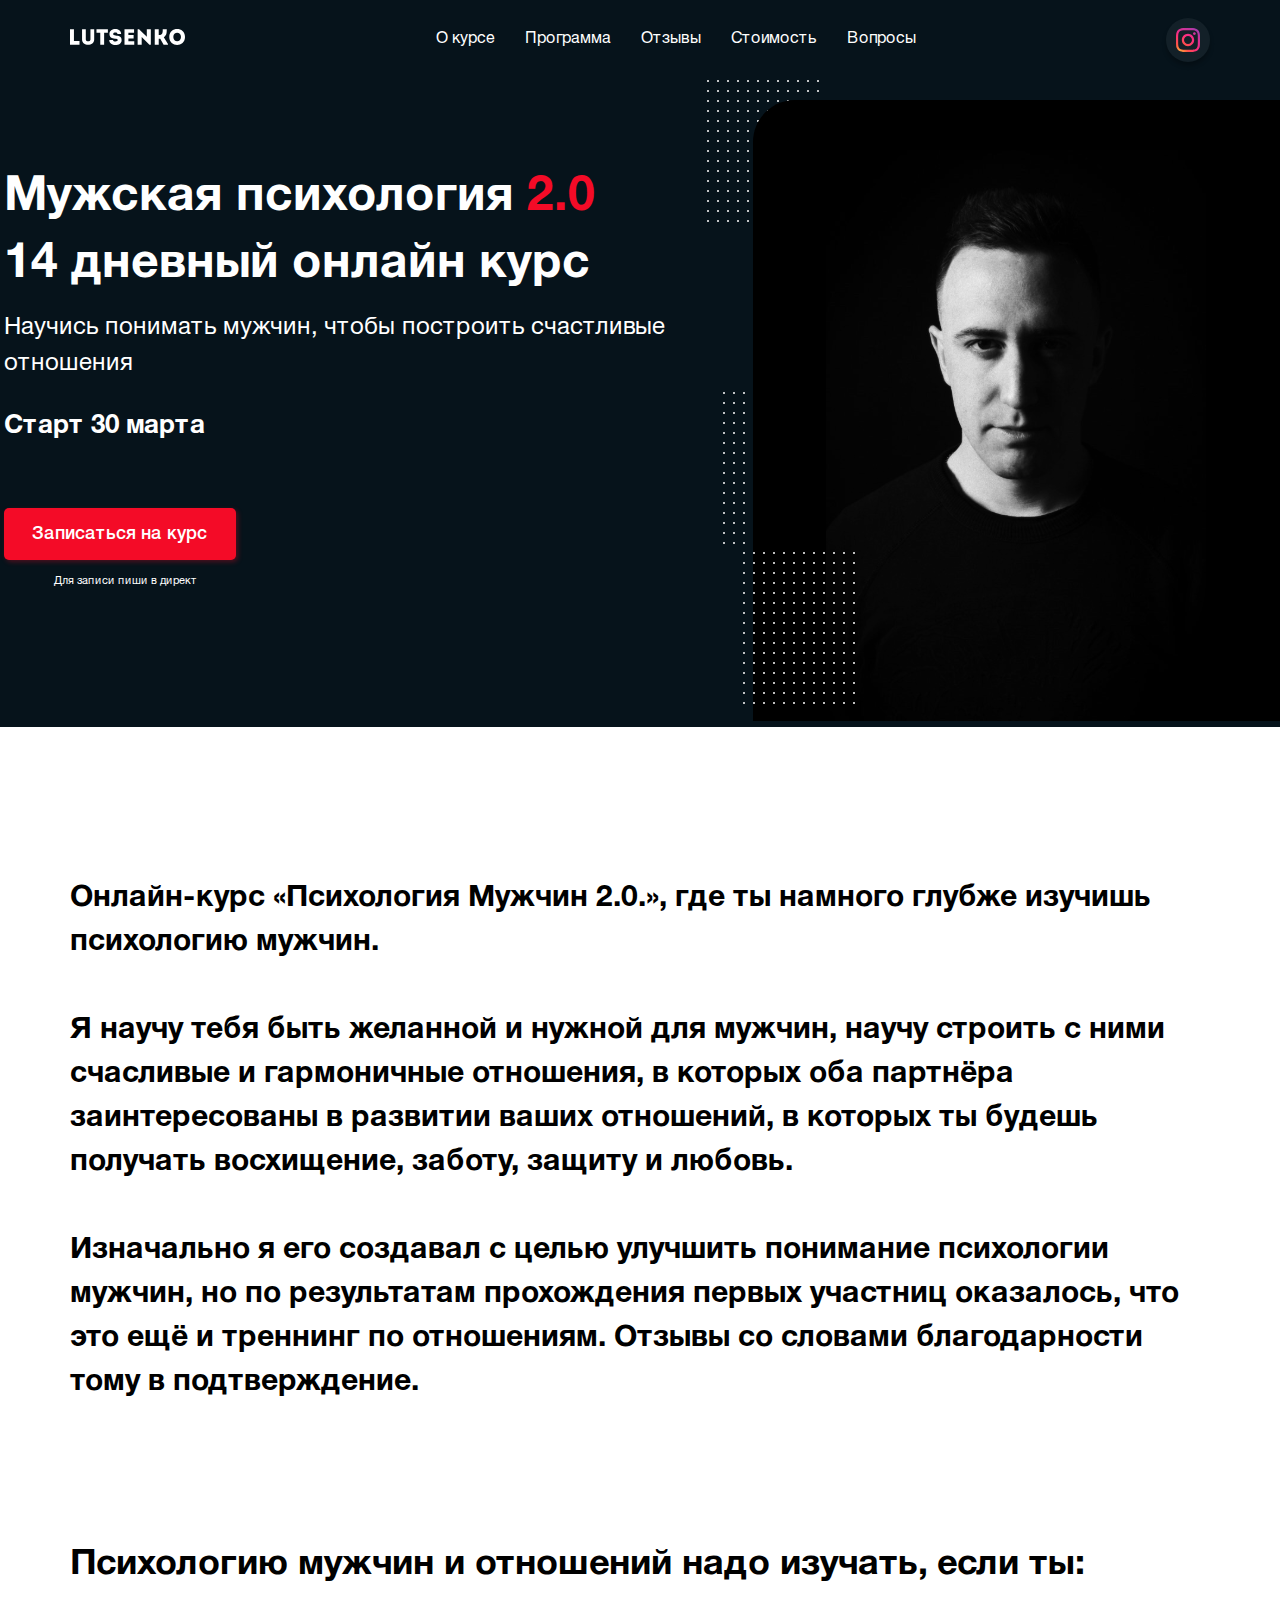
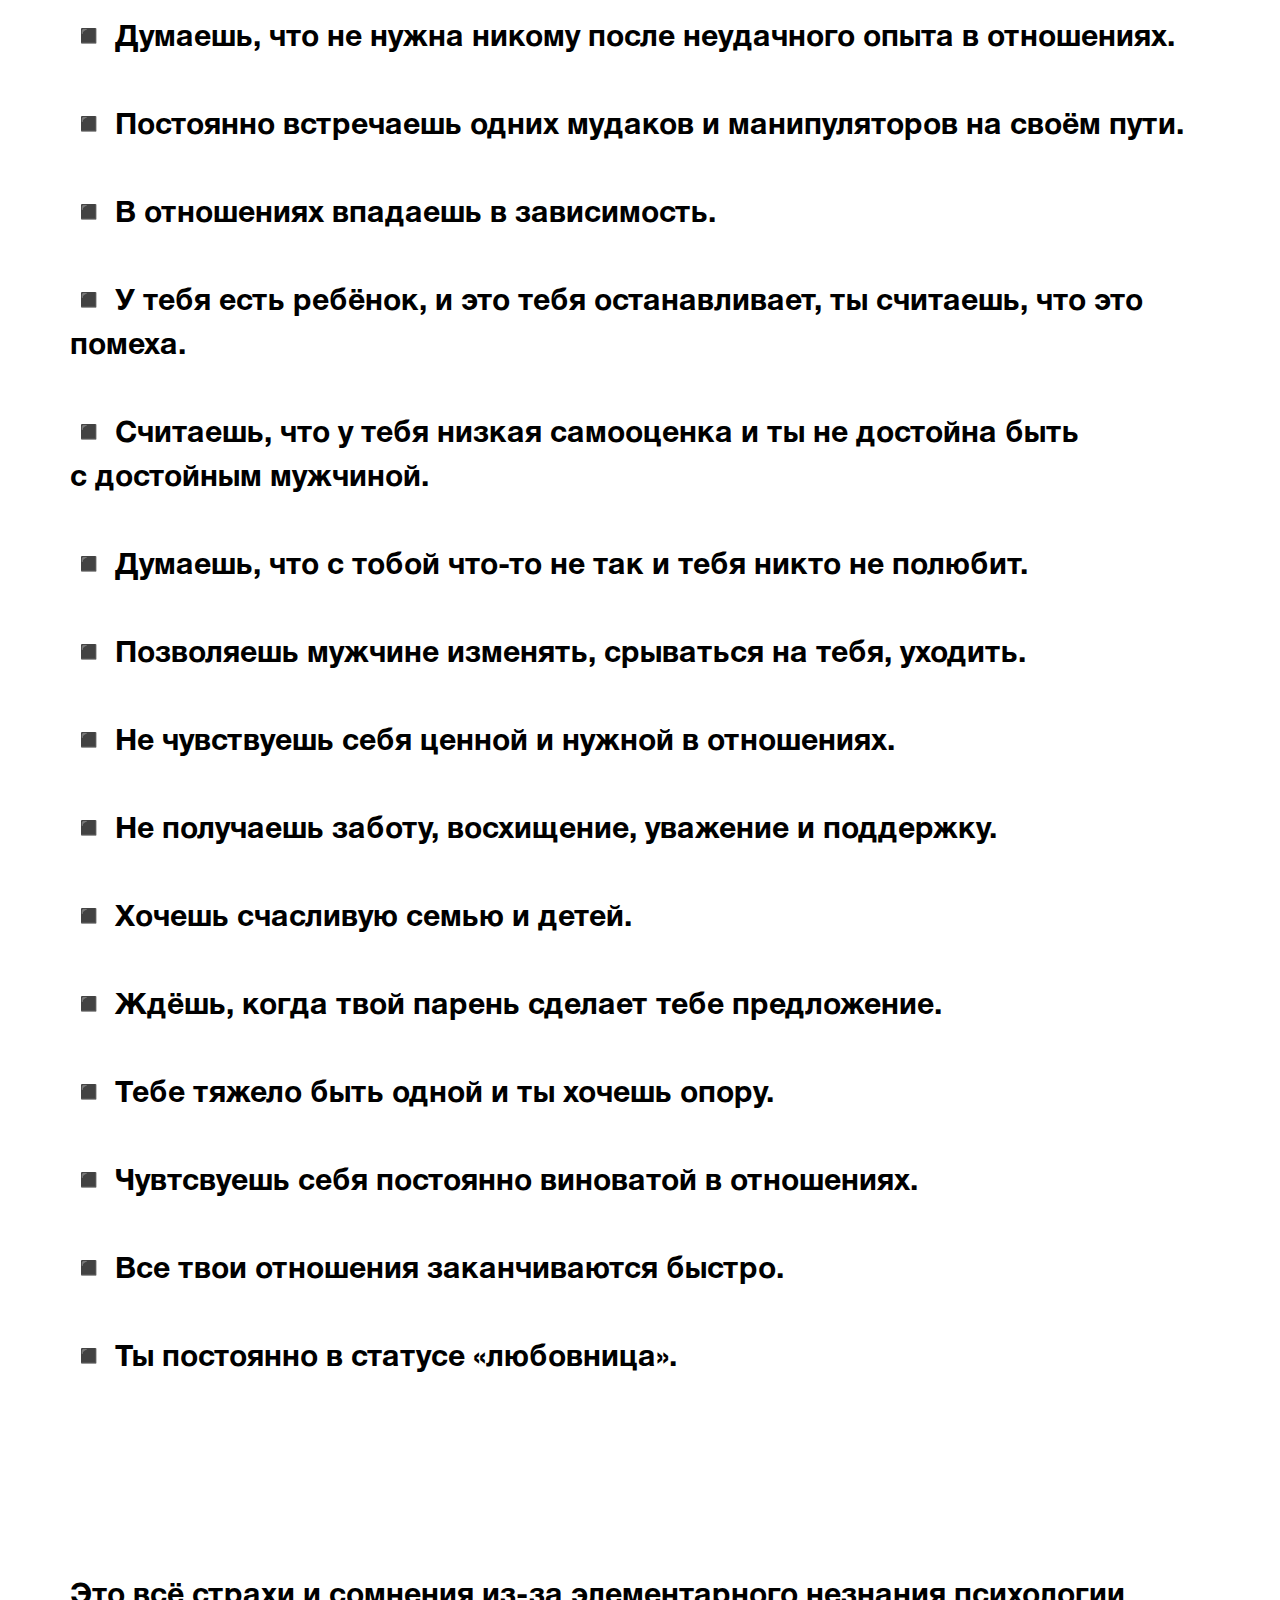
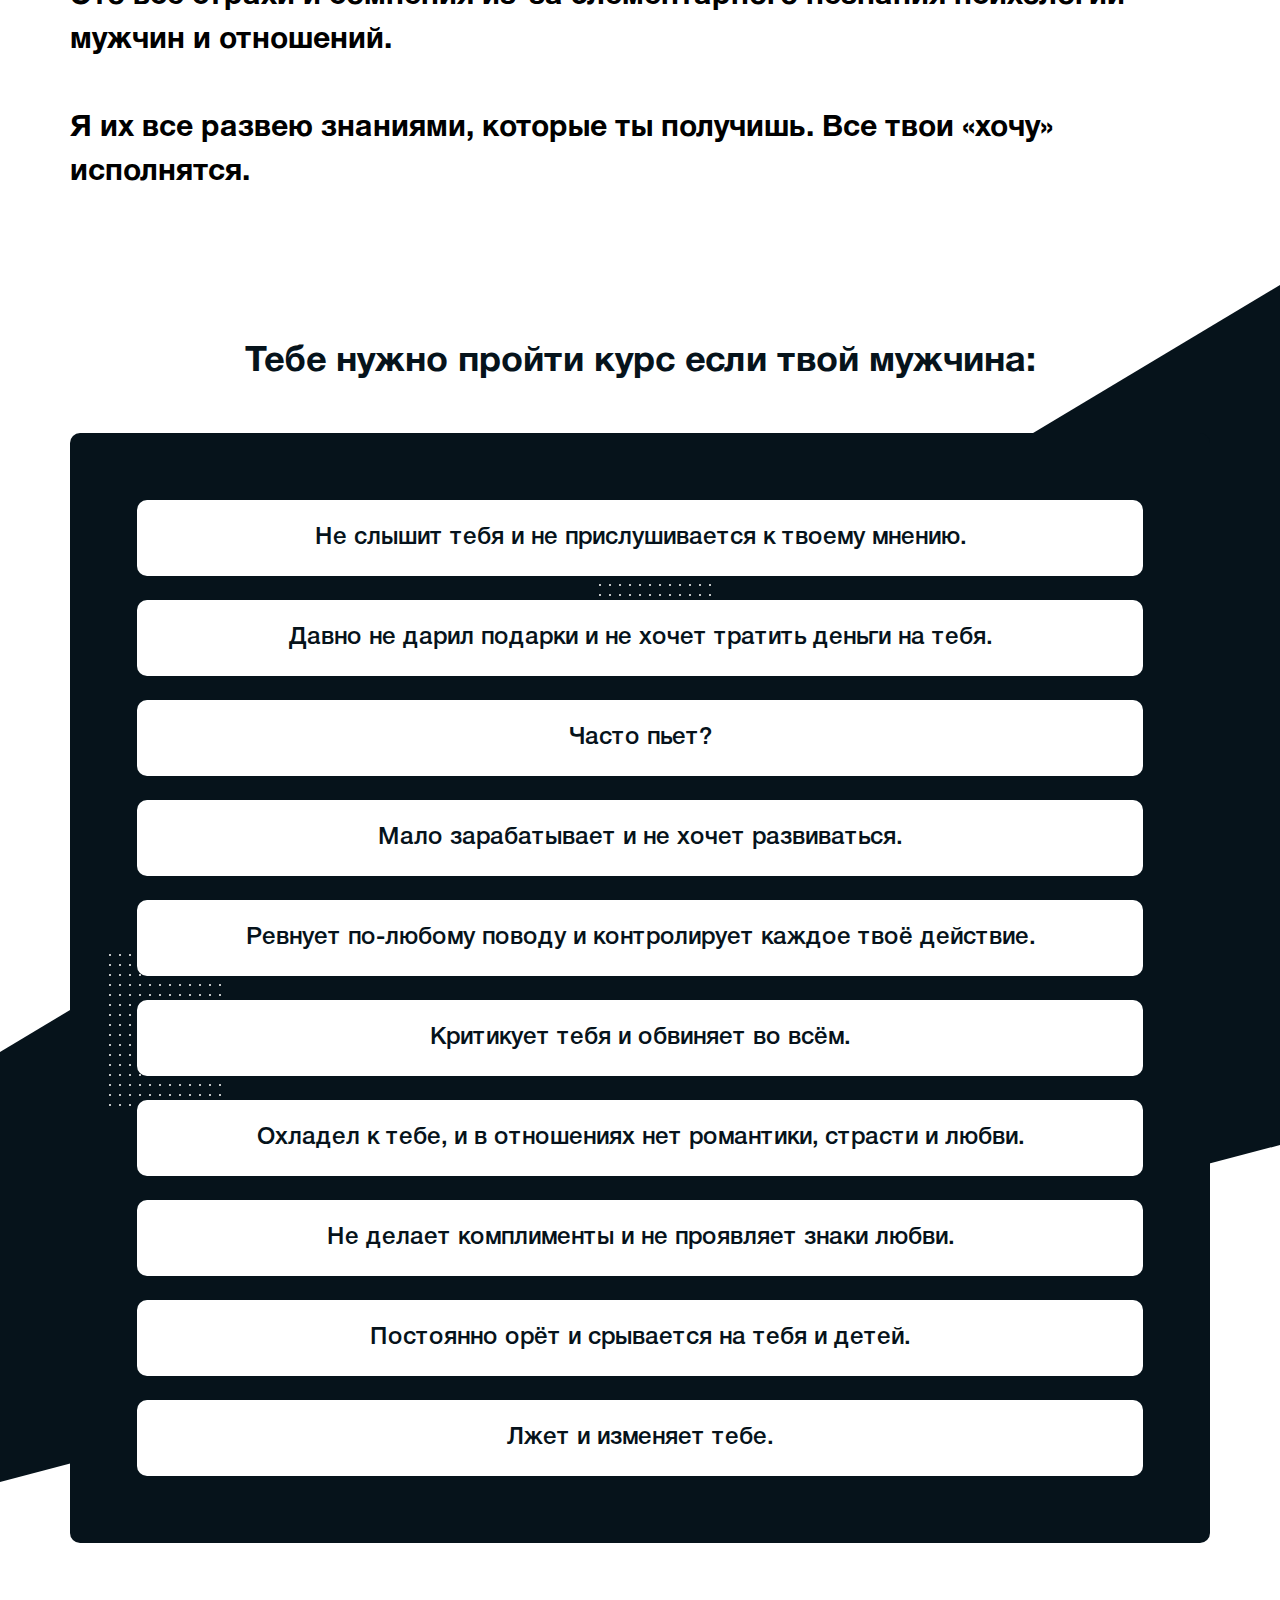
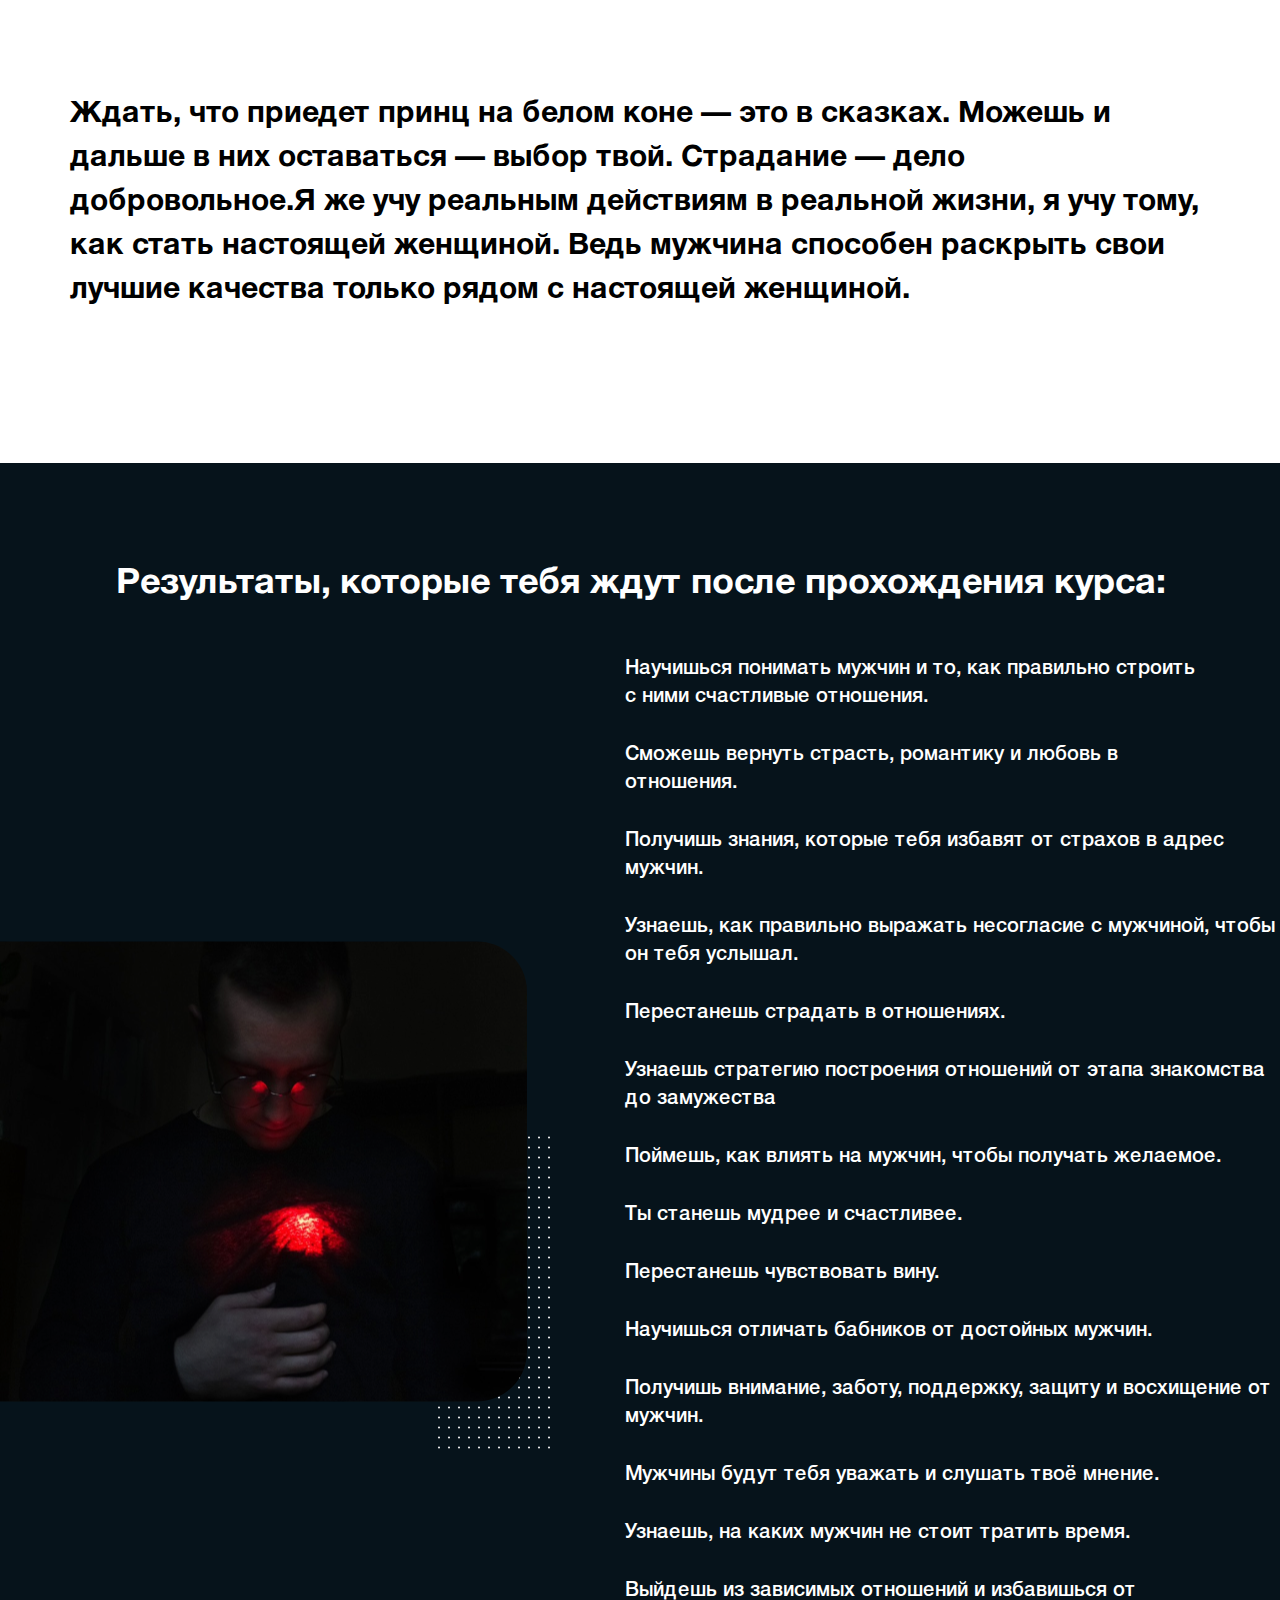
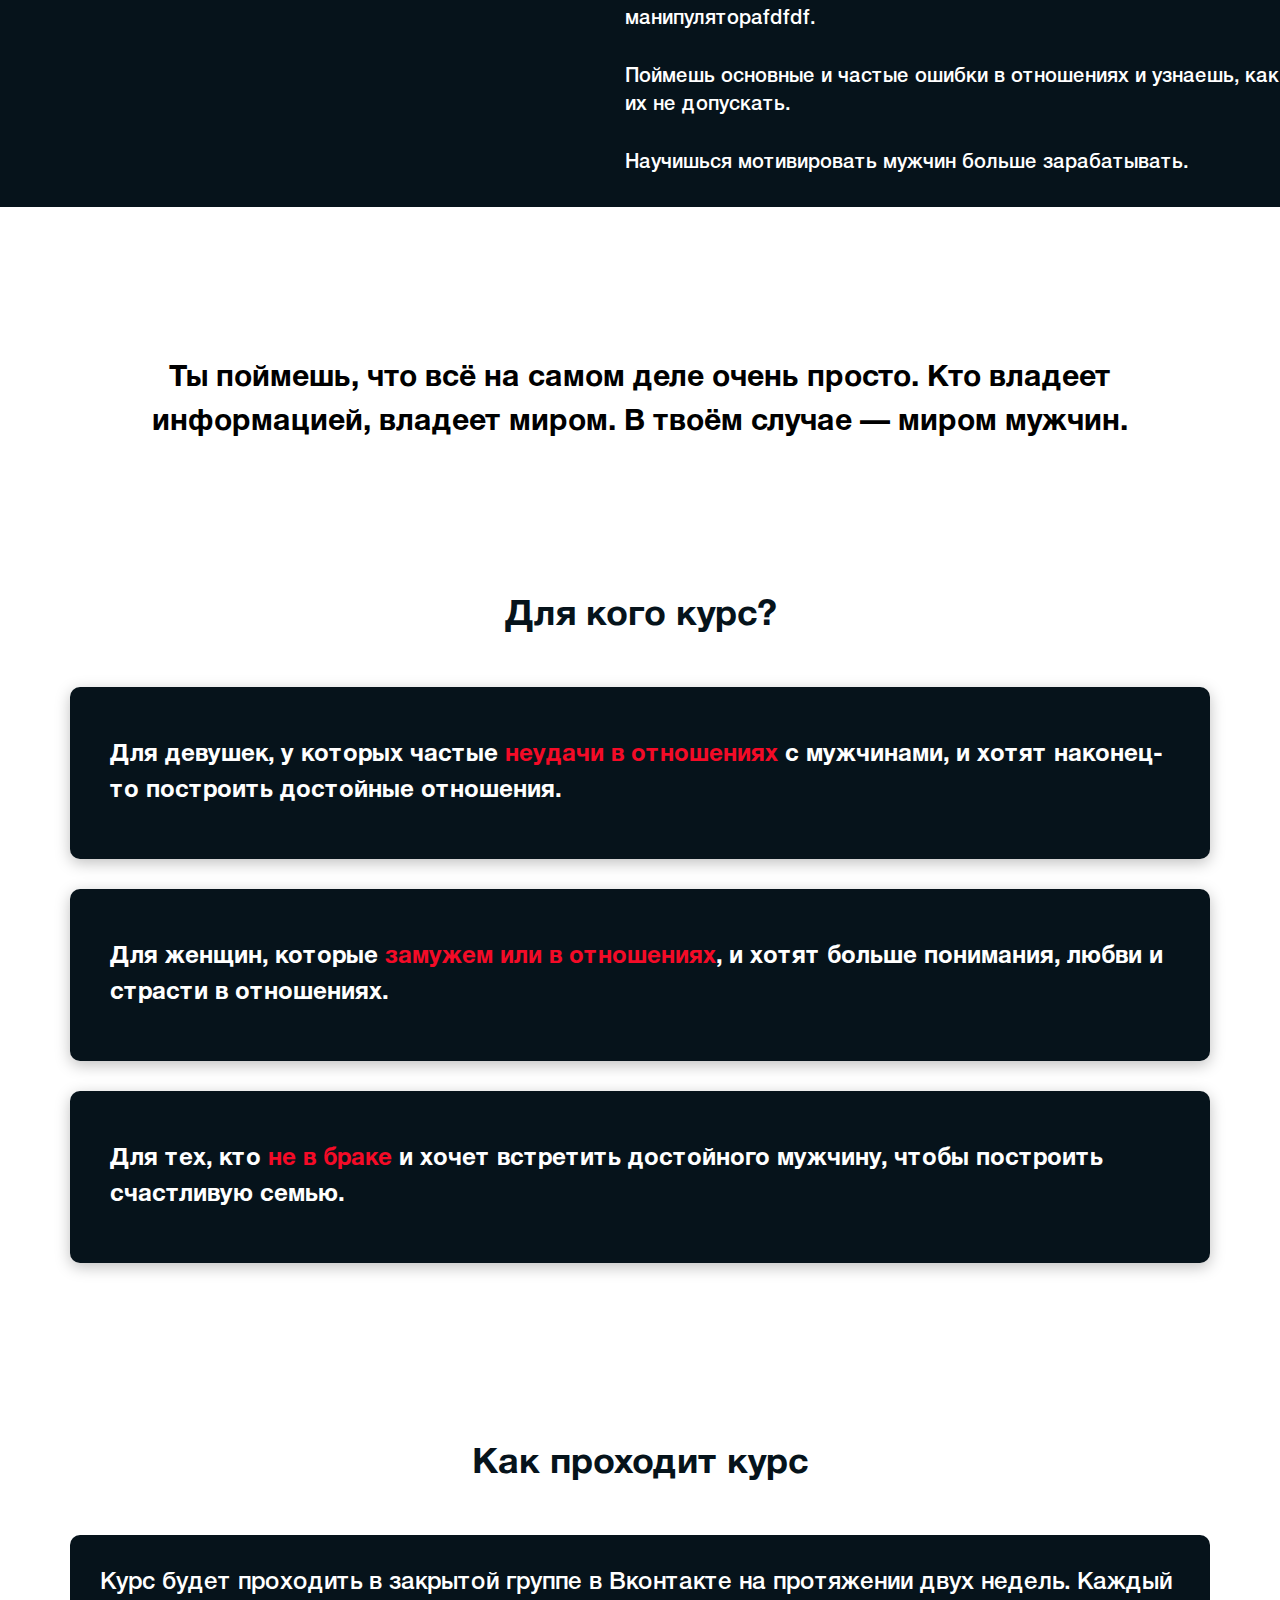
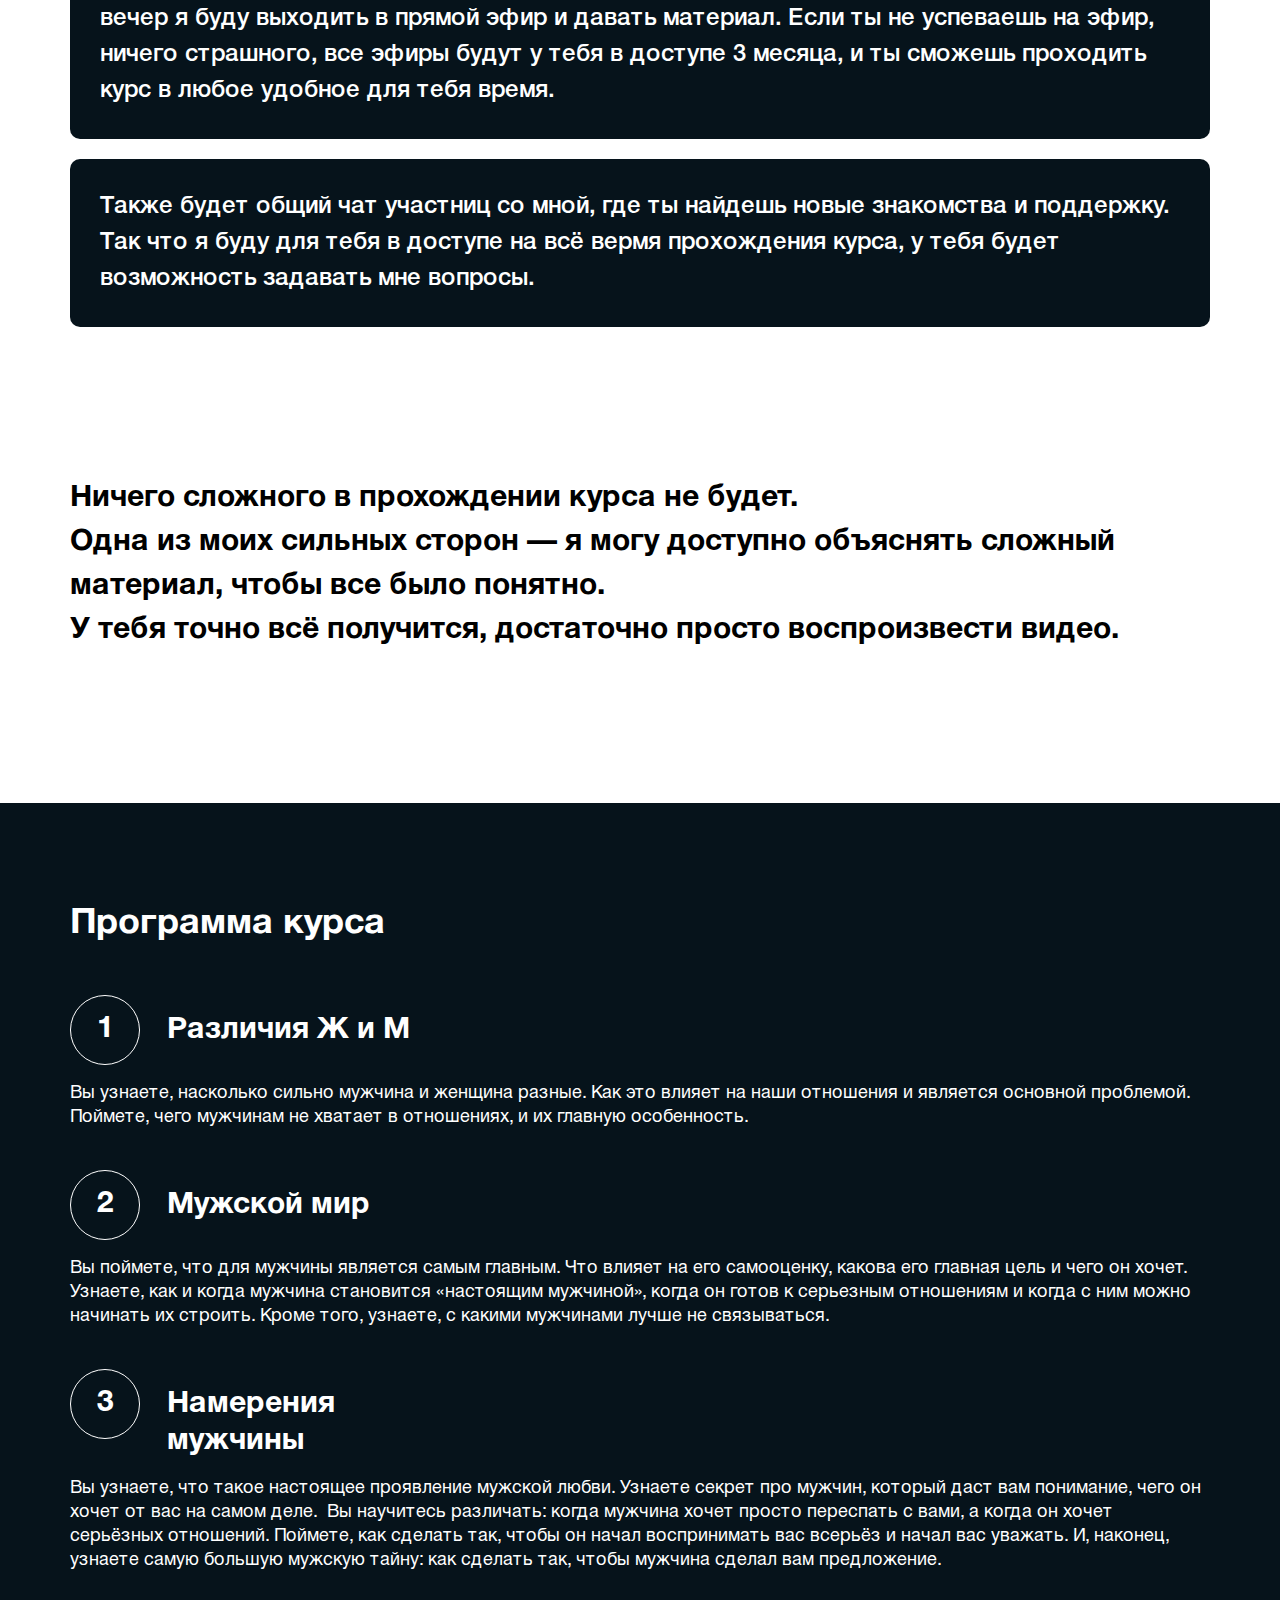
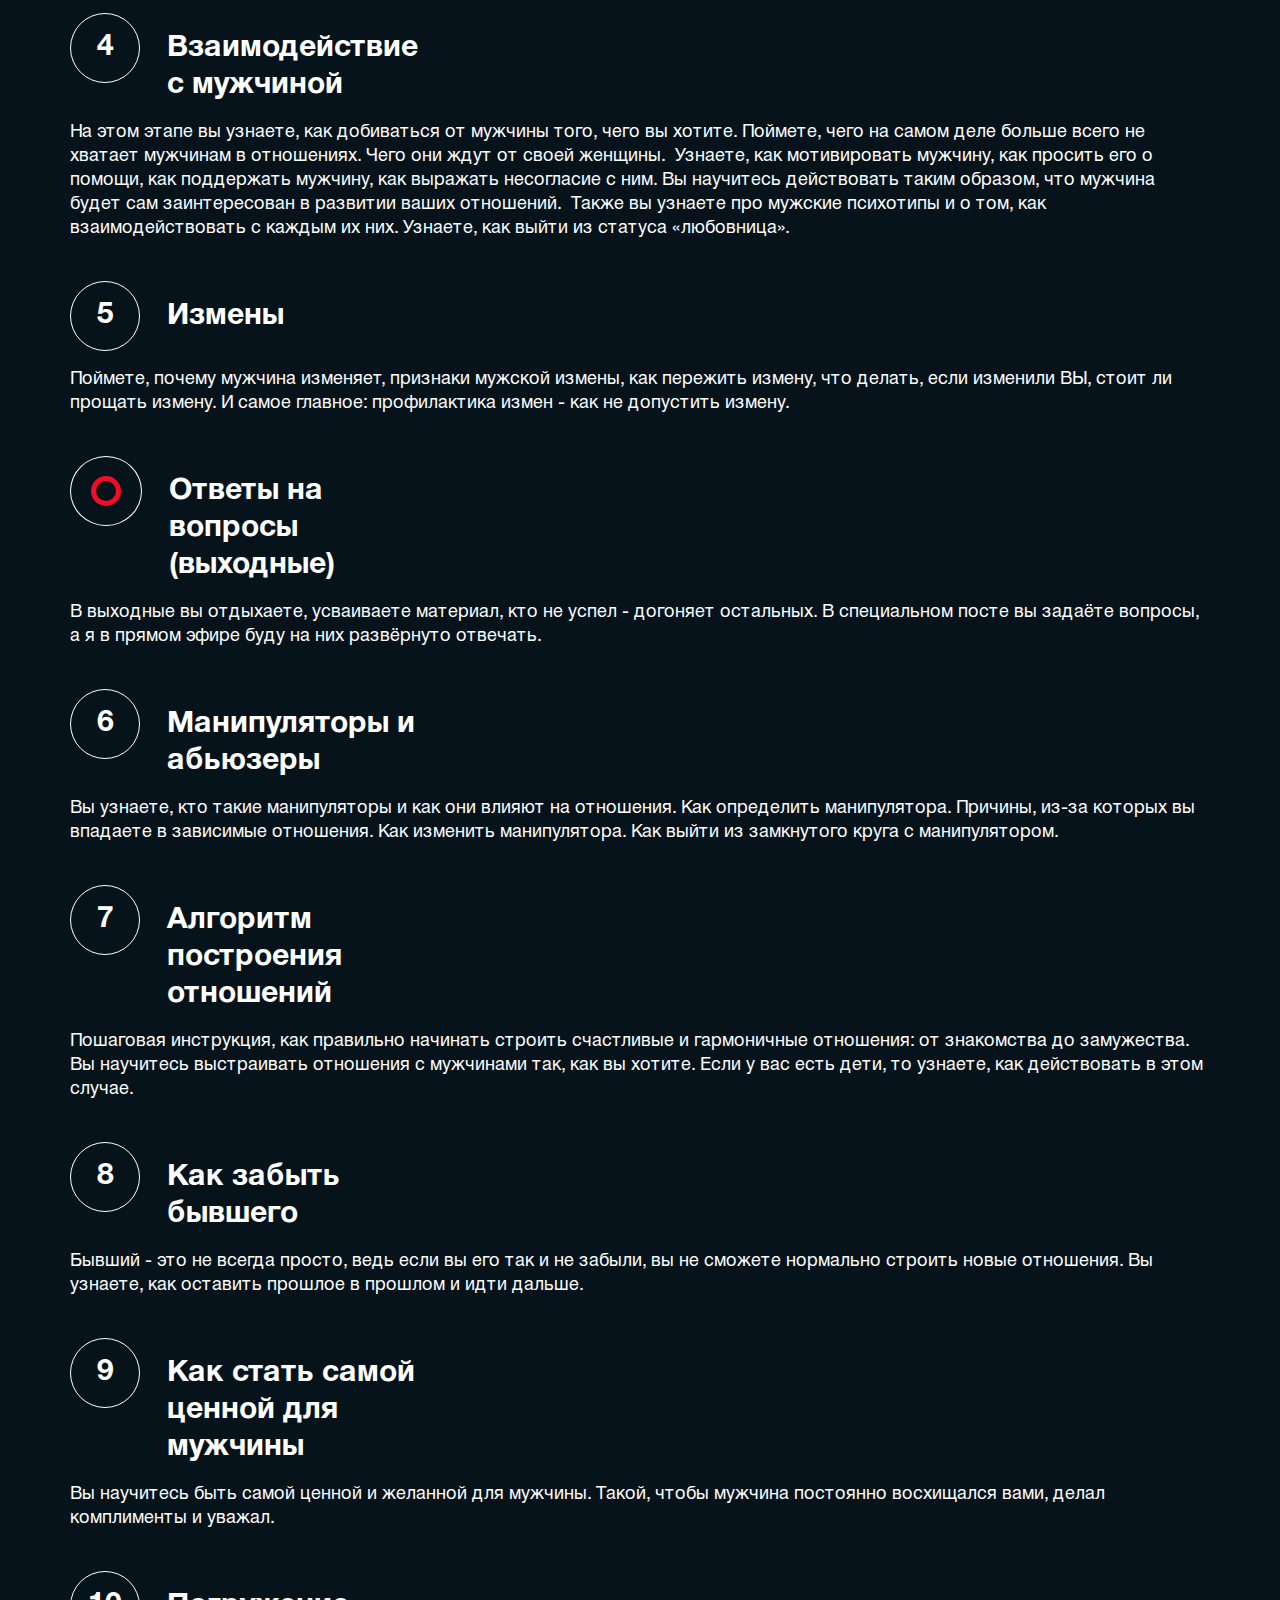
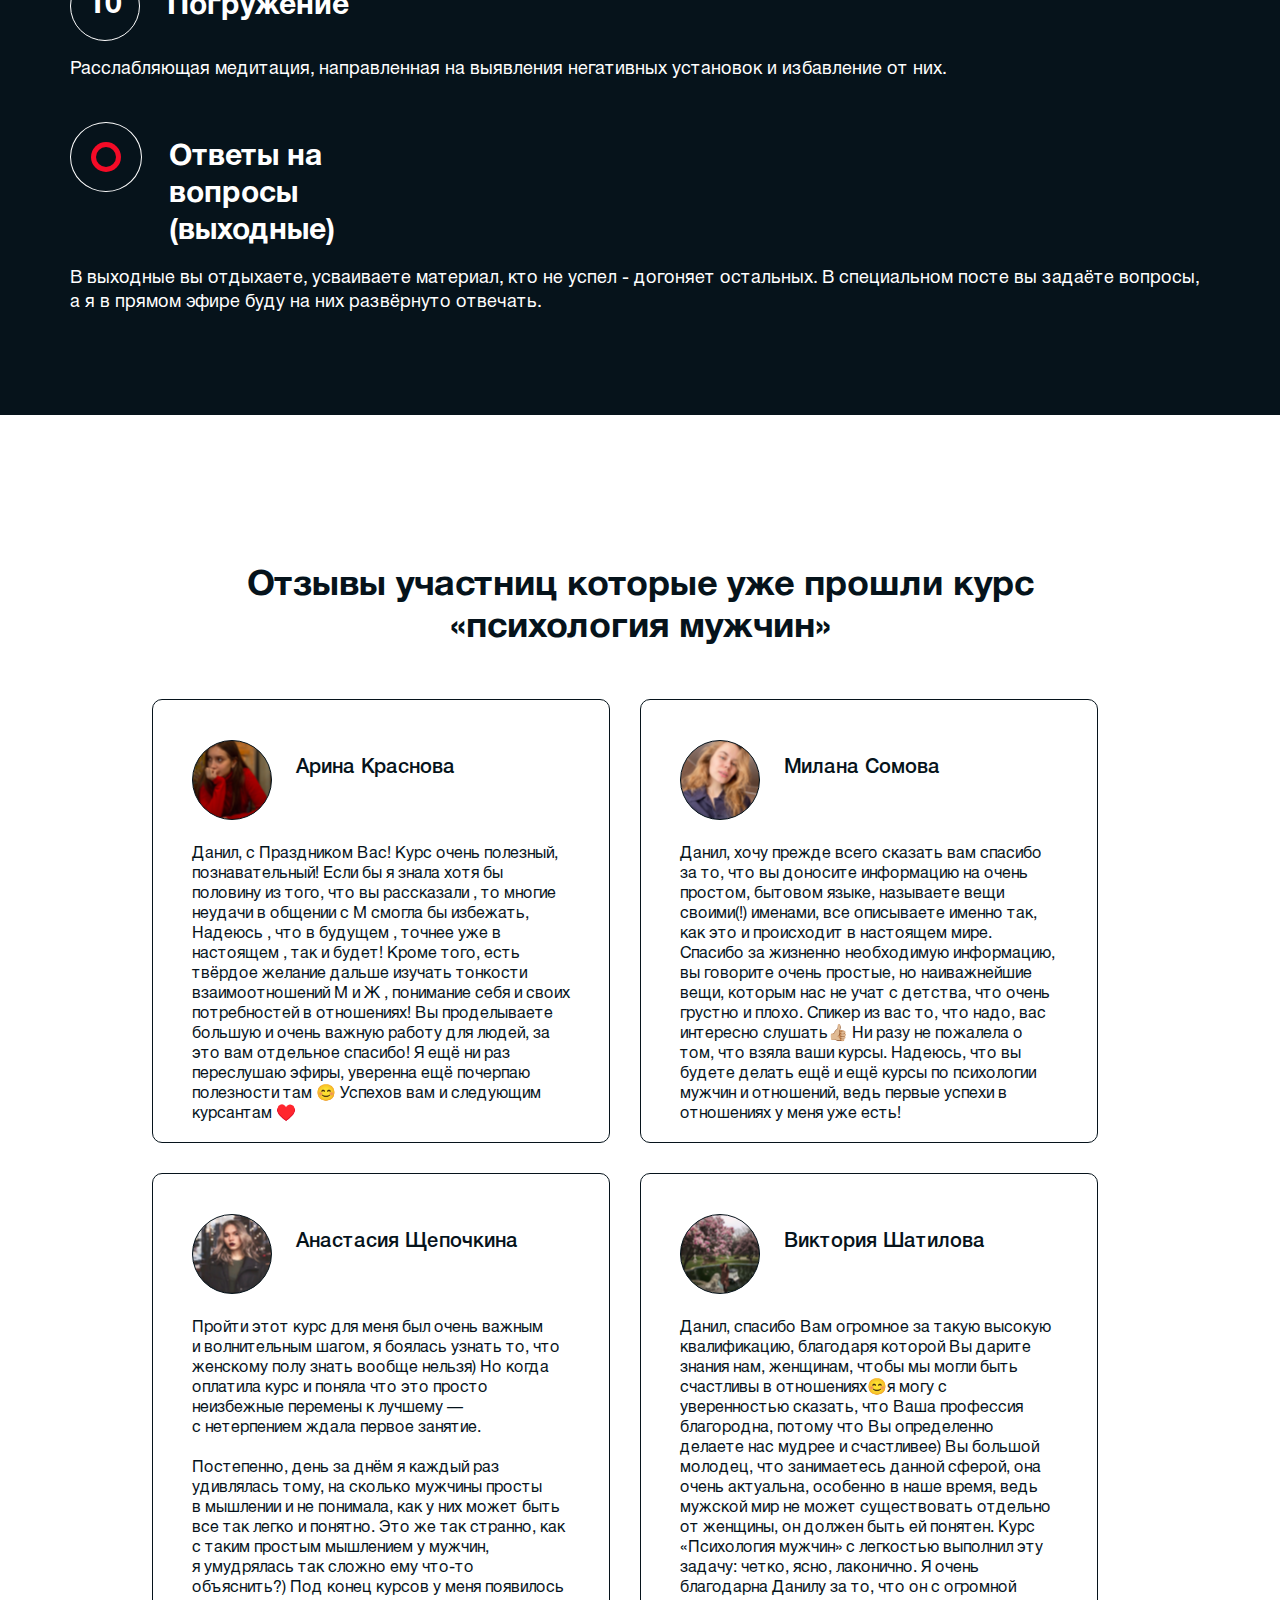
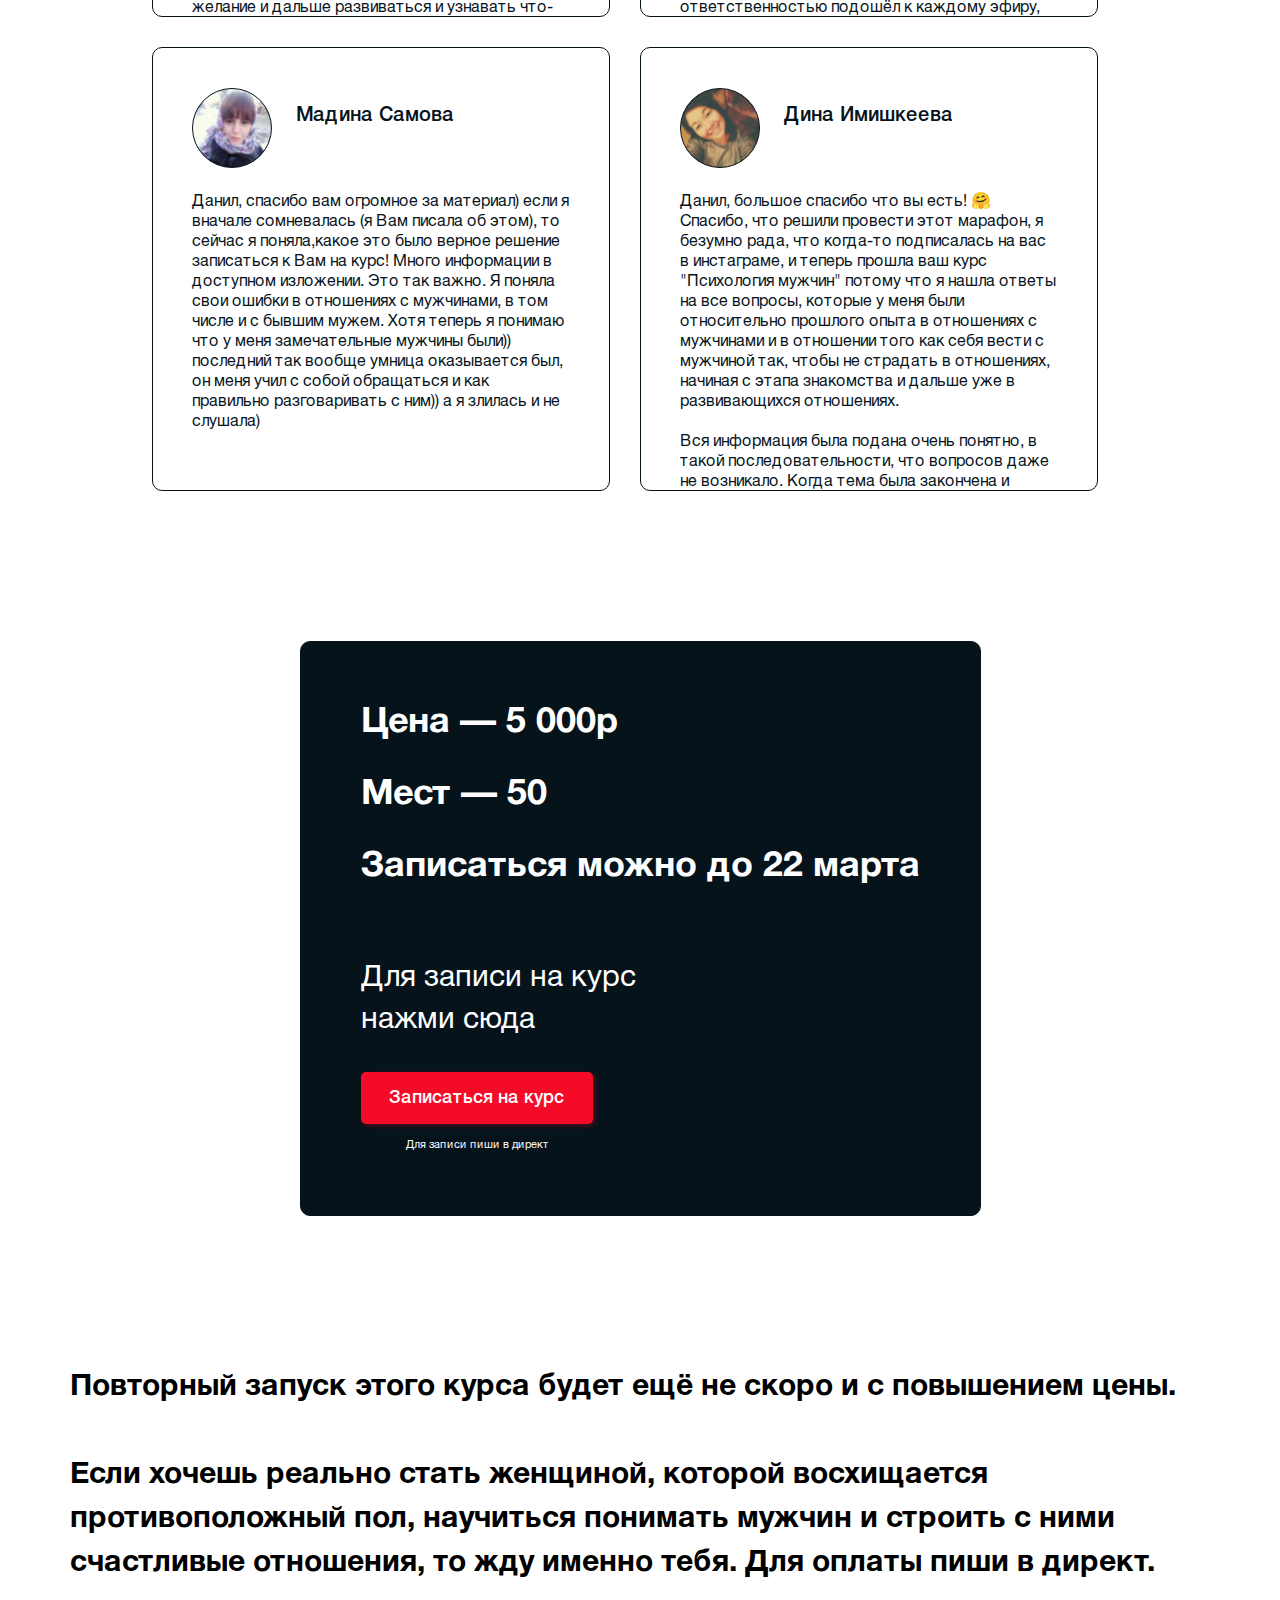
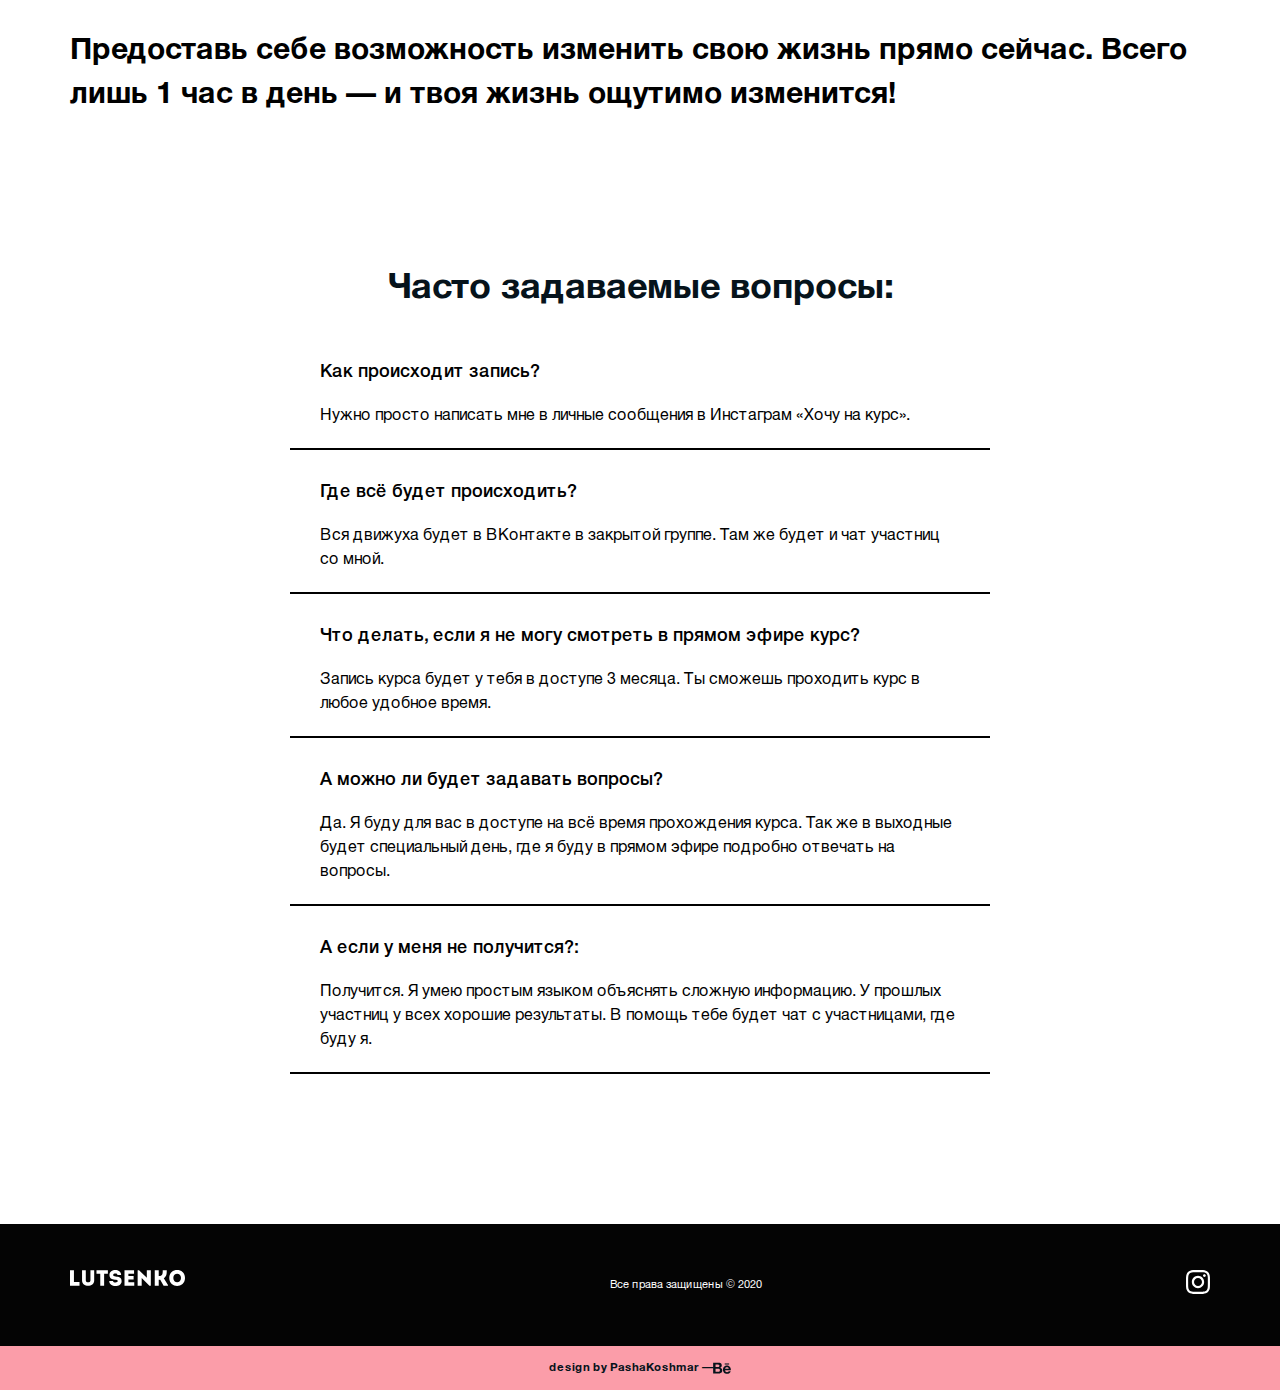
<file: index.html>
<!DOCTYPE html>
<html lang="ru">
<head>
	<meta charset="utf-8">
	<meta name="viewport" content="width=device-width, initial-scale=1.0, shrink-to-fit=no">
	<title>10&nbsp;дневный онлайн курс Мужская психология 2.0</title>
	<link rel="stylesheet" type="text/css" href="stylesheets/style.css">
	<link rel="stylesheet" type="text/css" href="stylesheets/mobile.css">
	<!-- <script src="http://code.jquery.com/jquery-latest.js" type="text/javascript"></script> -->
</head>
<body>
	<!-- Header start -->
	<header class="header">
		<div class="wrapper">
			<div class="header__wrapper">
				<div class="header__logo"> 
					<a href="http://lutsenko.online/" class="header__logo-link">
						<img src="images/logo.svg" alt="10 дневный онлайн курс Мужская психология 2.0" class="logo-pic">
					</a>
				</div>
				<nav class="header__nav">
					<ul class="header__list">
						<li class="header__list-item">
							<a href="#whois" class="header__list-link">О&nbsp;курсе</a>
						</li>
						<li class="header__list-item">
							<a href="#prog" class="header__list-link">Программа</a>
						</li>
						<li class="header__list-item">
							<a href="#rev" class="header__list-link">Отзывы</a>
						</li>
						<li class="header__list-item">
							<a href="#cos" class="header__list-link">Стоимость</a>
						</li>
						<li class="header__list-item">
							<a href="#ques" class="header__list-link">Вопросы</a>
						</li>
					</ul>
				</nav>
				<div class="header__insta">
					<a href="https://instagram.com/lutsenkodaniel?igshid=kpk4o5jlkdlb" class="header__insta-link" target="_blank">
						<img src="images/instalink_mini.svg" alt="Danil Lutsenko on Instagram" class="header__insta-pic">
					</a>
				</div>
			</div>
		</div>
	</header>
	<!-- Header end -->

	<main class="main">
		<!-- Intro start -->
		<section class="intro">
			<div class="intro__wrapper">
				<div class="intro__wrapper-content">
					<h1 class="intro__wrapper-content_header">
						Мужская психология <span class="redtext">2.0</span> <br> 14&nbsp;дневный онлайн курс
					</h1>
					<h2 class="intro__wrapper-content_miniheader">
						Научись понимать мужчин, чтобы построить счастливые отношения
					</h2>
					<p class="intro__wrapper-content_start-text">
						Старт 30&nbsp;марта
					</p>
					<div class="intro__wrapper-content_button">
						<div class="intro__wrapper-content_button_join">
							<a href="https://instagram.com/lutsenkodaniel?igshid=kpk4o5jlkdlb" class="intro__wrapper-content_button_join_link" target="_blank">Записаться на&nbsp;курс</a>
						</div>
					</div>
					<p class="intro__wrapper-content_button_text">Для записи пиши в&nbsp;директ</p>
				</div>
				<div class="intro__wrapper-image">
					<img src="images/intro_pic.svg" alt="Daniel Rimming" class="intro__wrapper-image_img">
				</div>
			</div>
		</section>
		<!-- Intro end -->
		<!-- Postintro start-->
		<section class="postintro">
			<div class="wrapper">
				<p class="postintro__content">
					Онлайн-курс &laquo;Психология Мужчин&nbsp;2.0.&raquo;, где ты&nbsp;намного глубже изучишь психологию мужчин.
					<br><br>
				</p>
				<p class="postintro__content">
					Я&nbsp;научу тебя быть желанной и&nbsp;нужной для мужчин, научу строить с&nbsp;ними счасливые и&nbsp;гармоничные отношения, в&nbsp;которых оба партнёра заинтересованы в&nbsp;развитии ваших отношений, в&nbsp;которых ты&nbsp;будешь получать восхищение, заботу, защиту и&nbsp;любовь.
					<br><br>
				</p>
				<p class="postintro__content">
					Изначально я&nbsp;его создавал с&nbsp;целью улучшить понимание психологии мужчин, но&nbsp;по&nbsp;результатам прохождения первых участниц оказалось, что это ещё и&nbsp;треннинг по&nbsp;отношениям. Отзывы со&nbsp;словами благодарности тому в&nbsp;подтверждение.
					<br><br>
				</p>
			</div>
		</section>
		<!-- Postintro end-->
		<!-- Menpsy start-->
		<section class="menpsy">
			<div class="menpsy__wrapper">
				<h1 class="menpsy__header">Психологию мужчин и&nbsp;отношений надо изучать, если&nbsp;ты:</h1>
				<div class="menpsy__content">
				<p>
					◾ Думаешь, что не&nbsp;нужна никому после неудачного опыта в&nbsp;отношениях. <br><br>
					◾ Постоянно встречаешь одних мудаков и&nbsp;манипуляторов на&nbsp;своём пути. <br><br>
					◾ В&nbsp;отношениях впадаешь в&nbsp;зависимость.<br><br>
					◾ У&nbsp;тебя есть ребёнок, и&nbsp;это тебя останавливает, ты&nbsp;считаешь, что это помеха.<br><br>
					◾ Считаешь, что у&nbsp;тебя низкая самооценка и&nbsp;ты&nbsp;не&nbsp;достойна быть с&nbsp;достойным мужчиной.<br><br>
					◾ Думаешь, что с&nbsp;тобой что-то не&nbsp;так и&nbsp;тебя никто не&nbsp;полюбит.<br><br>
					◾ Позволяешь мужчине изменять, срываться на&nbsp;тебя, уходить.<br><br>
					◾ Не&nbsp;чувствуешь себя ценной и&nbsp;нужной в&nbsp;отношениях.<br><br>
					◾ Не&nbsp;получаешь заботу, восхищение, уважение и&nbsp;поддержку.<br><br>
					◾ Хочешь счасливую семью и&nbsp;детей.<br><br>
					◾ Ждёшь, когда твой парень сделает тебе предложение.<br><br>
					◾ Тебе тяжело быть одной и&nbsp;ты&nbsp;хочешь опору.<br><br>
					◾ Чувтсвуешь себя постоянно виноватой в&nbsp;отношениях.<br><br>
					◾ Все твои отношения заканчиваются быстро.<br><br>
					◾ Ты&nbsp;постоянно в&nbsp;статусе &laquo;любовница&raquo;.<br><br>
				</p>
				</div>
				<div class="menpsy__content">
					<p class="menpsy__content-item">
						Это всё страхи и сомнения из-за элементарного незнания психологии мужчин и отношений.<br>
						<br>Я их все развею знаниями, которые ты получишь. Все твои «хочу» исполнятся.
					</p>
				</div>
			</div>
		</section>
		<!-- Menpsy end-->
		<!-- Reasons start -->
		<section class="reasons">
			<div class="reasons-wrapper">
				<div class="wrapper">
					<h1 class="reasons-header">Тебе нужно пройти курс если твой мужчина:</h1>
					<div class="reasons-background">
						<div class="reasons-list">
							<p class="reasons-list__item">Не&nbsp;слышит тебя и&nbsp;не&nbsp;прислушивается к&nbsp;твоему мнению.</p>
						</div>
						<div class="reasons-list">
							<p class="reasons-list__item">Давно не&nbsp;дарил подарки и&nbsp;не&nbsp;хочет тратить деньги на&nbsp;тебя.</p>
						</div>
						<div class="reasons-list">
							<p class="reasons-list__item">Часто пьет?</p>
						</div>
						<div class="reasons-list">
							<p class="reasons-list__item">Мало зарабатывает и&nbsp;не&nbsp;хочет развиваться.</p>
						</div>
						<div class="reasons-list">
							<p class="reasons-list__item">Ревнует по-любому поводу и&nbsp;контролирует каждое твоё действие.</p>
						</div>
						<div class="reasons-list">
							<p class="reasons-list__item">Критикует тебя и&nbsp;обвиняет во&nbsp;всём.</p>
						</div>
						<div class="reasons-list">
							<p class="reasons-list__item">Охладел к&nbsp;тебе, и&nbsp;в&nbsp;отношениях нет романтики, страсти и&nbsp;любви.</p>
						</div>
						<div class="reasons-list">
							<p class="reasons-list__item">Не&nbsp;делает комплименты и&nbsp;не&nbsp;проявляет знаки любви.</p>
						</div>
						<div class="reasons-list">
							<p class="reasons-list__item">Постоянно орёт и&nbsp;срывается на&nbsp;тебя и&nbsp;детей.</p>
						</div>
						<div class="reasons-list">
							<p class="reasons-list__item">Лжет и&nbsp;изменяет тебе.</p>
						</div>
					</div>
					<div class="reasons-post">
						<p class="reasons-post__item">
							Ждать, что приедет принц на белом коне — это в сказках. Можешь и дальше в них оставаться — выбор твой. Страдание — дело добровольное.Я же учу реальным действиям в реальной жизни, я учу тому, как стать настоящей женщиной. Ведь мужчина способен раскрыть свои лучшие качества только рядом с настоящей женщиной.
						</p>
					</div>
				</div>
			</div>
		</section>
		<!-- Reasons end -->
		<!-- Reasults start -->
		<section class="results">
			<div class="results__back">
				<div class="wrapper">
					<h1 class="results__header">
						Результаты, которые тебя ждут после прохождения курса:
					</h1>
				</div>
			</div>
			<div class="results__back">
				<img src="images/results.svg" alt="Daniel red" class="results__img">
				<div class="results__text">
					<p class="results__text-item">Научишься понимать мужчин и&nbsp;то, как правильно строить<br> с&nbsp;ними счастливые отношения.</p>
					<p class="results__text-item">Сможешь вернуть страсть, романтику и&nbsp;любовь в<br> отношения.</p>
					<p class="results__text-item">Получишь знания, которые тебя избавят от страхов в адрес мужчин.</p>
					<p class="results__text-item">Узнаешь, как правильно выражать несогласие с мужчиной, чтобы он тебя услышал.</p>
					<p class="results__text-item">Перестанешь страдать в отношениях.</p>
					<p class="results__text-item">Узнаешь стратегию построения отношений от этапа знакомства до замужества</p>
					<p class="results__text-item">Поймешь, как влиять на мужчин, чтобы получать желаемое.</p>
					<p class="results__text-item">Ты станешь мудрее и счастливее.</p>
					<p class="results__text-item">Перестанешь чувствовать вину.</p>
					<p class="results__text-item">Научишься отличать бабников от достойных мужчин.</p>
					<p class="results__text-item">Получишь внимание, заботу, поддержку, защиту и восхищение от мужчин.</p>
					<p class="results__text-item">Мужчины будут тебя уважать и слушать твоё мнение.</p>
					<p class="results__text-item">Узнаешь, на каких мужчин не стоит тратить время.</p>
					<p class="results__text-item">Выйдешь из зависимых отношений и избавишься от манипулятораfdfdf.</p>
					<p class="results__text-item">Поймешь основные и частые ошибки в отношениях и узнаешь, как их не допускать.</p>
					<p class="results__text-item">Научишься мотивировать мужчин больше зарабатывать.</p>
				</div>
			</div>
		</section>
		<!-- Reasults end -->
		<!-- Understand start-->
		<section class="understand">
			<div class="wrapper">
				<h1 class="understand__header">Ты поймешь, что всё на самом деле очень просто. Кто владеет информацией, владеет миром. В твоём случае — миром мужчин.</h1>
			</div>
		</section>
		<!-- Understand start -->
		<!-- who start -->
		<section class="who">
			<div class="who__wrapper">
				<h1 class="who__header"><a name="whois">Для кого курс?</a></h1>
				<div class="who__blocks1">
					<div class="who__blocks__block">
						<p>Для девушек, у которых частые <span class="redtext">неудачи в отношениях</span> с мужчинами, и хотят наконец-то построить достойные отношения.</p>
					</div>
					<div class="who__blocks__block">
						<p>Для женщин, которые <span class="redtext">замужем или в отношениях</span>, и хотят больше понимания, любви и страсти в отношениях.</p>
					</div>
					<div class="who__blocks__block">
						<p>Для тех, кто <span class="redtext">не в браке</span> и хочет встретить достойного мужчину, чтобы построить счастливую семью.</p>
					</div>
				</div>
				
			</div>
		</section>
		<!-- Who end -->
		<!-- About start -->
		<section class="about">
			<div class="about__wrapper">
				<h1 class="about__header">Как проходит курс</h1>
				<div class="about__items">
					<div class="about__item">
						<p>
							Курс будет проходить в закрытой группе в Вконтакте на протяжении двух недель. Каждый вечер я буду выходить в прямой эфир и давать материал. Если ты не успеваешь на эфир, ничего страшного, все эфиры будут у тебя в доступе 3 месяца, и ты сможешь проходить курс в любое удобное для тебя время.
						</p>
					</div>
					<div class="about__item">
						<p>
							Также будет общий чат участниц со мной, где ты найдешь новые знакомства и поддержку. Так что я буду для тебя в доступе на всё вермя прохождения курса, у тебя будет возможность задавать мне вопросы.
						</p>
					</div>
				</div>
				<div class="about__text">
					<p>
						Ничего сложного в прохождении курса не будет.<br>
						Одна из моих сильных сторон — я могу доступно объяснять сложный материал, чтобы все было понятно.<br>
						У тебя точно всё получится, достаточно просто воспроизвести видео.
					</p>
				</div>
			</div>
		</section>
		<!-- About end -->
		<!-- Programm start-->
		<section class="programm">
			<div class="wrapper__programm">
				<h1 class="programm__header"><a name="prog">Программа курса</a></h1>
				<div class="programm__items">
					<div class="programm__items__num">
						<p>1</p>
					</div>
					<div class="programm__items__name">
						Различия Ж&nbsp;и&nbsp;М
					</div>
					<div class="programm__items__text">
						Вы узнаете, насколько сильно мужчина и женщина разные. Как это влияет на наши отношения и является основной проблемой. Поймете, чего мужчинам не хватает в отношениях, и их главную особенность.
					</div>
				</div>
				<div class="programm__items">
					<div class="programm__items__num">
						<p>2</p>
					</div>
					<div class="programm__items__name">
						Мужской мир
					</div>
					<div class="programm__items__text">
						Вы поймете, что для мужчины является самым главным. Что влияет на его самооценку, какова его главная цель и чего он хочет. Узнаете, как и когда мужчина становится «настоящим мужчиной», когда он готов к серьезным отношениям и когда с ним можно начинать их строить. Кроме того, узнаете, с какими мужчинами лучше не связываться.
					</div>
				</div>
				<div class="programm__items">
					<div class="programm__items__num">
						<p>3</p>
					</div>
					<div class="programm__items__name">
						Намерения<br>мужчины
					</div>
					<div class="programm__items__text">
						Вы узнаете, что такое настоящее проявление мужской любви. Узнаете секрет про мужчин, который даст вам понимание, чего он хочет от вас на самом деле.  Вы научитесь различать: когда мужчина хочет просто переспать с вами, а когда он хочет серьёзных отношений. Поймете, как сделать так, чтобы он начал воспринимать вас всерьёз и начал вас уважать. И, наконец, узнаете самую большую мужскую тайну: как сделать так, чтобы мужчина сделал вам предложение.
					</div>
				</div>
				<div class="programm__items">
					<div class="programm__items__num">
						<p>4</p>
					</div>
					<div class="programm__items__name">
						Взаимодействие<br> с&nbsp;мужчиной
					</div>
					<div class="programm__items__text">
						На этом этапе вы узнаете, как добиваться от мужчины того, чего вы хотите. Поймете, чего на самом деле больше всего не хватает мужчинам в отношениях. Чего они ждут от своей женщины.  Узнаете, как мотивировать мужчину, как просить его о помощи, как поддержать мужчину, как выражать несогласие с ним. Вы научитесь действовать таким образом, что мужчина будет сам заинтересован в развитии ваших отношений.  Также вы узнаете про мужские психотипы и о том, как взаимодействовать с каждым их них. Узнаете, как выйти из статуса «любовница».
					</div>
				</div>
				<div class="programm__items">
					<div class="programm__items__num">
						<p>5</p>
					</div>
					<div class="programm__items__name">
						Измены
					</div>
					<div class="programm__items__text">
						Поймете, почему мужчина изменяет, признаки мужской измены, как пережить измену, что делать, если изменили ВЫ, стоит ли прощать измену. И самое главное: профилактика измен - как не допустить измену.
					</div>
				</div>
				<div class="programm__items">
					<div class="programm__items__num">
						<img src="images/red-circle.svg" alt="Red circle"  class="programm__items__num-img">
					</div>
					<div class="programm__items__name">
						Ответы на<br> вопросы<br>(выходные)
					</div>
					<div class="programm__items__text">
						В выходные вы отдыхаете, усваиваете материал, кто не успел - догоняет остальных. В специальном посте вы задаёте вопросы, а я в прямом эфире буду на них развёрнуто отвечать.
					</div>
				</div>
				<div class="programm__items">
					<div class="programm__items__num">
						<p>6</p>
					</div>
					<div class="programm__items__name">
						Манипуляторы и<br> абьюзеры
					</div>
					<div class="programm__items__text">
						Вы узнаете, кто такие манипуляторы и как они влияют на отношения. Как определить манипулятора. Причины, из-за которых вы впадаете в зависимые отношения. Как изменить манипулятора. Как выйти из замкнутого круга с манипулятором.
					</div>
				</div>
				<div class="programm__items">
					<div class="programm__items__num">
						<p>7</p>
					</div>
					<div class="programm__items__name">
						Алгоритм<br> построения<br> отношений
					</div>
					<div class="programm__items__text">
						Пошаговая инструкция, как правильно начинать строить счастливые и гармоничные отношения: от знакомства до замужества. Вы научитесь выстраивать отношения с мужчинами так, как вы хотите. Если у вас есть дети, то узнаете, как действовать в этом случае.
					</div>
				</div>
				<div class="programm__items">
					<div class="programm__items__num">
						<p>8</p>
					</div>
					<div class="programm__items__name">
						Как забыть<br> бывшего
					</div>
					<div class="programm__items__text">
						Бывший - это не всегда просто, ведь если вы его так и не забыли, вы не сможете нормально строить новые отношения. Вы узнаете, как оставить прошлое в прошлом и идти дальше.
					</div>
				</div>
				<div class="programm__items">
					<div class="programm__items__num">
						<p>9</p>
					</div>
					<div class="programm__items__name">
						Как стать самой<br> ценной для<br> мужчины
					</div>
					<div class="programm__items__text">
						Вы научитесь быть самой ценной и желанной для мужчины. Такой, чтобы мужчина постоянно восхищался вами, делал комплименты и уважал.
					</div>
				</div>
				<div class="programm__items">
					<div class="programm__items__num">
						<p>10</p>
					</div>
					<div class="programm__items__name">
						Погружение
					</div>
					<div class="programm__items__text">
						Расслабляющая медитация, направленная на выявления негативных установок и избавление от них.
					</div>
				</div>
				<div class="programm__items">
					<div class="programm__items__num">
						<img src="images/red-circle.svg" alt="Red circle" class="programm__items__num-img">
					</div>
					<div class="programm__items__name">
						Ответы на<br> вопросы<br>(выходные)
					</div>
					<div class="programm__items__text">
						В выходные вы отдыхаете, усваиваете материал, кто не успел - догоняет остальных. В специальном посте вы задаёте вопросы, а я в прямом эфире буду на них развёрнуто отвечать.
					</div>
				</div>
			</div>
		</section>
		<!-- Programm end-->
		<!-- Reviews start -->
		<section class="reviews">
			<h1 class="reviews__header">
				<a name="rev">Отзывы участниц которые уже прошли курс<br> &laquo;психология мужчин&raquo;</a>
			</h1>
			<div class="wrapper__reviews">
				<div class="reviews__items">
					<div class="reviews__items__wrapper">
						<div class="reviews__items__header">
							<img src="images/ar_krasnova.svg" alt="avatar" class="reviews__items__avatar">
							<div class="reviews__items__header__text">
								<h1 class="reviews__items__name" >Арина Краснова</h1>
							</div>
						</div>
						<div class="reviews__items__review">
							<p>Данил, с Праздником Вас! 
							Курс очень полезный, познавательный! Если бы я знала хотя бы половину из того, что вы рассказали , то многие неудачи в общении с М смогла бы избежать, Надеюсь  , что в будущем , точнее уже в настоящем , так и будет! Кроме того, есть твёрдое желание дальше изучать тонкости взаимоотношений М и Ж , понимание себя и своих потребностей в отношениях! Вы проделываете  большую и очень важную работу для людей, за это вам отдельное спасибо! Я ещё ни раз переслушаю эфиры, уверенна ещё почерпаю полезности там 😊 Успехов вам и следующим курсантам ♥️</p>
						</div>
					</div>
				</div>
				<div class="reviews__items">
					<div class="reviews__items__wrapper">
						<div class="reviews__items__header">
							<img src="images/mil_somova.svg" alt="avatar" class="reviews__items__avatar">
							<div class="reviews__items__header__text">
								<h1 class="reviews__items__name" >Милана Сомова</h1>
							</div>
						</div>
						<div class="reviews__items__review">
							<p>Данил, хочу прежде всего сказать вам спасибо за то, что вы доносите информацию на очень простом, бытовом языке, называете вещи своими(!) именами, все описываете именно так, как это и происходит в настоящем мире. Спасибо за жизненно необходимую информацию, вы говорите очень простые, но наиважнейшие вещи, которым нас не учат с детства, что очень грустно и плохо. Спикер из вас то, что надо, вас интересно слушать👍🏼
							Ни разу не пожалела о том, что взяла ваши курсы.
							Надеюсь, что вы будете делать ещё и ещё курсы по психологии мужчин и  отношений, ведь первые успехи в отношениях у меня уже есть!</p>
						</div>
					</div>
				</div>
				<div class="reviews__items">
					<div class="reviews__items__wrapper">
						<div class="reviews__items__header">
							<img src="images/an_shep.svg" alt="avatar" class="reviews__items__avatar">
							<div class="reviews__items__header__text">
								<h1 class="reviews__items__name" >Анастасия Щепочкина</h1>
							</div>
						</div>
						<div class="reviews__items__review">
							<p>Пройти этот курс для меня был очень важным и&nbsp;волнительным шагом, я&nbsp;боялась узнать&nbsp;то, что женскому полу знать вообще нельзя) Но&nbsp;когда оплатила курс и&nbsp;поняла что это просто неизбежные перемены к&nbsp;лучшему&nbsp;&mdash; с&nbsp;нетерпением ждала первое занятие.<br><br>
						Постепенно, день за&nbsp;днём я&nbsp;каждый раз удивлялась тому, на&nbsp;сколько мужчины просты в&nbsp;мышлении и&nbsp;не&nbsp;понимала, как у&nbsp;них может быть все так легко и&nbsp;понятно. Это&nbsp;же так странно, как с&nbsp;таким простым мышлением у&nbsp;мужчин, я&nbsp;умудрялась так сложно ему что-то объяснить?) Под конец курсов у&nbsp;меня появилось желание и&nbsp;дальше развиваться и&nbsp;узнавать что-то новое о&nbsp;психологии, это слишком затягивает и&nbsp;не&nbsp;хочет отпускать) А&nbsp;пройдя его окончательно, меня перестали пугать проблемы с&nbsp;недопониманием и&nbsp;конфликты в&nbsp;отношениях. Мы&nbsp;решили с&nbsp;помощью знаний из&nbsp;курса старые конфликты и&nbsp;обсудили насущные на&nbsp;данный момент. В&nbsp;этот раз я&nbsp;понимала его, а&nbsp;он&nbsp;понимал меня, потому что я&nbsp;могла правильно до&nbsp;него донести все&nbsp;то, что не&nbsp;могла раньше. Теперь я&nbsp;просто напросто знаю, что конфликты&nbsp;&mdash; это не&nbsp;конец отношений потому что &laquo;мы&nbsp;не&nbsp;подходим друг другу&raquo; и&nbsp;&laquo;мы&nbsp;не&nbsp;сошлись характером&raquo;, а&nbsp;просто две точки зрения, которые не&nbsp;захотели объяснять свою позицию и&nbsp;дотянули это все до&nbsp;крайней точки кипения, когда начинаешь просто ненавидеть свою вторую половинку.<br><br>
						Очень здорово , понимать как устроен человек, с&nbsp;которым ты&nbsp;постоянно проводишь время) Уже целую поэму написала, а&nbsp;слова благодарности только сейчас. Вообщем, я&nbsp;безумно рада тому, что когда-то давно наткнулась на&nbsp;вашу страницу и&nbsp;даже побывала на&nbsp;приеме😉 Я&nbsp;не&nbsp;знаю почему ко&nbsp;мне лицом решила повернуться удача, но&nbsp;эти все стечения обстоятельств просто ткнули мне пальцем на&nbsp;счастливую жизнь с&nbsp;молодым человеком, а&nbsp;то&nbsp;есть свели меня с&nbsp;вашим курсом) Ни&nbsp;единой копейки не&nbsp;пожалела, которые отдала, но&nbsp;даже если&nbsp;бы и&nbsp;знала заранее обо всем, что будет на&nbsp;курсе&nbsp;&mdash; отдала&nbsp;бы ещё больше.<br><br>
							Я&nbsp;сообщила о&nbsp;прохождении курсов своему молодому человеку сразу&nbsp;же, как на&nbsp;них записалась, он&nbsp;был этому безумно рад. Не&nbsp;было упрёков или осуждения, только поддержка. Сказал что видит в&nbsp;этом новую ступень доверия в&nbsp;наших отношениях. После этой фразы в&nbsp;очередной раз убедилась в&nbsp;том что сделала правильный выбор и&nbsp;как сильно им&nbsp;дорожу. Спасибо огромное ещё раз&hearts;️</p>
						</div>
					</div>
				</div>
				<div class="reviews__items">
					<div class="reviews__items__wrapper">
						<div class="reviews__items__header">
							<img src="images/vik_shat.svg" alt="avatar" class="reviews__items__avatar">
							<div class="reviews__items__header__text">
								<h1 class="reviews__items__name" >Виктория Шатилова</h1>
							</div>
						</div>
						<div class="reviews__items__review">
							<p>
								Данил, спасибо Вам огромное за такую высокую квалификацию, благодаря которой Вы дарите знания нам, женщинам, чтобы мы могли быть счастливы в отношениях😊я могу с уверенностью сказать, что Ваша профессия благородна, потому что Вы определенно делаете нас мудрее и счастливее) Вы большой молодец, что занимаетесь данной сферой, она очень актуальна, особенно в наше время, ведь мужской мир не может существовать отдельно от женщины, он должен быть ей понятен. Курс «Психология мужчин» с легкостью выполнил эту задачу: четко, ясно, лаконично. Я очень благодарна Данилу за то, что он с огромной ответственностью подошёл к каждому эфиру, построив эту сложную информацию так, чтобы она была понятна любому человеку. Вы совершили огромный труд, С П А С И Б О!🙏И Ваш труд,несомненно, благосклонно откликнется в моей жизни, в моем восприятии себя и в моих отношениях с любимым мужчиной. Я в полной мере открыла для себя этот чуткий мужской мир. 🌍 Дальше больше. И я очень хотела бы продолжать учиться чему-то новому дальше, вместе с Вами, Данил 😊
							</p>
						</div>
					</div>
				</div>
				<div class="reviews__items">
					<div class="reviews__items__wrapper">
						<div class="reviews__items__header">
							<img src="images/madina.svg" alt="avatar" class="reviews__items__avatar">
							<div class="reviews__items__header__text">
								<h1 class="reviews__items__name" >Мадина Самова</h1>
							</div>
						</div>
						<div class="reviews__items__review">
							<p>Данил, спасибо вам огромное за материал) если я вначале сомневалась (я Вам писала об этом), то сейчас я поняла,какое это было верное решение записаться к Вам на курс! Много информации в доступном изложении. Это так важно. Я поняла свои ошибки в отношениях с мужчинами, в том числе и с бывшим мужем. Хотя теперь я понимаю что у меня замечательные мужчины были)) последний так вообще умница оказывается был, он меня учил с собой обращаться и как правильно разговаривать с ним)) а я злилась и не слушала)</p>
						</div>
					</div>
				</div>
				<div class="reviews__items">
					<div class="reviews__items__wrapper">
						<div class="reviews__items__header">
							<img src="images/din_imishk.svg" alt="avatar" class="reviews__items__avatar">
							<div class="reviews__items__header__text">
								<h1 class="reviews__items__name" >Дина Имишкеева</h1>
							</div>
						</div>
						<div class="reviews__items__review">
							<p>Данил, большое спасибо что вы есть! 🤗 Спасибо, что решили провести этот марафон, я безумно рада, что когда-то подписалась на вас в инстаграме, и теперь прошла ваш курс "Психология мужчин" потому что я нашла ответы на все вопросы, которые у меня были относительно прошлого опыта в отношениях с мужчинами и в отношении того как себя вести с мужчиной так, чтобы не страдать в отношениях, начиная с этапа знакомства и дальше уже в развивающихся отношениях.<br><br> Вся информация была подана очень понятно, в такой последовательности, что вопросов даже не возникало. Когда тема была закончена и вывешивался пост, где можно было что-то спросить по ней, я понимала, что мне так все понятно стало, что вопросов у меня и не осталось👌<br><br>
							Когда вы сделали объявление, что запускаете марафон о психологии мужчин я не сомневалась, что мне нужно в нем учавствовать и я не пожалела ни разу:) мне не терпиться уже применять знания на практике, я уверенна, что старых ошибок не допущу больше и значит все будет по-другому :)
							и  еще, одно из главных открытий для меня было, что нужно доверять себе, делать так как я чувствую.<br><br>
							Теперь понимая психологию мужчин и доверяя своей интуиции я чувствую очень большую уверенность! Раньше я как-то шла на ощупь, теперь я вижу ясно цель и понимаю какие должны быть мои действия! 
							Спасибо вам большое!!! 
							Успехов и любви❤️😋</p>
						</div>
					</div>
				</div>
			</div>
		</section>
		<!-- Reviews end -->
		<!-- Cost start-->
		<section class="cost">
			<a name="cos"></a>
			<div class="cost__banner">
				<div class="cost__banner__up">
					<p>
						Цена&nbsp;&mdash; 5 000р
					</p>
					<p >
						Мест&nbsp;&mdash; 50 <!-- <span class="xtext">(осталось Х)</span> -->
					</p>
					<p class="cost__banner__up__order">
						Записаться можно до&nbsp;22&nbsp;марта
					</p>
				</div>
				<div class="cost__banner__downn">
					<p class="cost__banner__downn-p">
						Для записи на&nbsp;курс<br> нажми сюда
					</p>
					<div class="cost__button">
						<div class="cost__button__join">
							<a href="https://instagram.com/lutsenkodaniel?igshid=kpk4o5jlkdlb" class="cost__button__join-link" target="_blank">Записаться на&nbsp;курс</a>
						</div>
						<p class="cost__button__text">Для записи пиши в&nbsp;директ</p>
					</div>
			</div>
		</section>
		<!-- Cost end-->
		<!-- Cost text start -->
		<section class="costext">
			<div class="wrapper">
				<p class="costext__text">
					Повторный запуск этого курса будет ещё не скоро и с повышением цены.<br><br>
				</p>
				<p class="costext__text">
					Если хочешь реально стать женщиной, которой восхищается противоположный пол, научиться понимать мужчин и строить с ними счастливые отношения, то жду именно тебя. Для оплаты пиши в директ.<br><br>
				</p>
				<p class="costext__text">
					Предоставь себе возможность изменить свою жизнь прямо сейчас. Всего лишь 1 час в день — и твоя жизнь ощутимо изменится!
				</p>
			</div>
		</section>
		<!-- Cost text end -->
		<!-- Questions start-->
		<section class="questions">
			<div class="questions__wrapper">
				<h1 class="questions__header"><a name="ques">Часто задаваемые вопросы:</a></h1>
				<div class="questions__items">
					<p class="questions__items__header">
						Как происходит запись? 
					</p>
					<p class="questions__items__text">
						Нужно просто написать мне в личные сообщения в Инстаграм «Хочу на курс».
					</p>
				</div>
				<div class="questions__items">
					<p class="questions__items__header">
						Где всё будет происходить? 
					</p>
					<p class="questions__items__text">
						Вся движуха будет в ВКонтакте в закрытой группе. Там же будет и чат участниц со мной.
					</p>
				</div>
				<div class="questions__items">
					<p class="questions__items__header">
						Что делать, если я&nbsp;не&nbsp;могу смотреть в&nbsp;прямом эфире курс? 
					</p>
					<p class="questions__items__text">
						Запись курса будет у тебя в доступе 3 месяца. Ты сможешь проходить курс в любое удобное время.
					</p>
				</div>
				<div class="questions__items">
					<p class="questions__items__header">
						А&nbsp;можно&nbsp;ли будет задавать вопросы? 
					</p>
					<p class="questions__items__text">
						Да. Я буду для вас в доступе на всё время прохождения курса. Так же в выходные будет специальный день, где я буду в прямом эфире подробно отвечать на вопросы.
					</p>
				</div>
				<div class="questions__items">
					<p class="questions__items__header">
						А если у меня не получится?:
					</p>
					<p class="questions__items__text">
						Получится. Я умею простым языком объяснять сложную информацию. У прошлых участниц у всех хорошие результаты. В помощь тебе будет чат с участницами, где буду я.
					</p>
				</div>
				<!-- <div class="questions__item1">
					<label for="check_label1" class="question">Как происходит запись?</label>
					<div><input type="checkbox" name="spoiler" id="check_label1"></div>
				</div>
				<div class="question__block">
						
				</div>
				<div class="questions__item2">
					<label for="check_label" class="question">Где всё будет происходить?</label>
					<div>
						<input type="checkbox" name="spoiler" id="check_label">
					</div>
				</div>
				<div class="question__block">
						
				</div>
				<div class="questions__item3">
					<label for="check_label" class="question">Что делать, если я не могу смотреть в прямом эфире курс?</label>
					<input type="checkbox" name="spoiler" id="check_label">
				</div>
				<div class="question__block">
						
				</div>
				<div class="questions__item4">
					<label for="check_label" class="question">А можно ли будет задавать вопросы?</label>
					<input type="checkbox" name="spoiler" id="check_label">
				</div>
				<div class="question__block">
						
				</div> -->
			</div>
		</section>
		<!-- Questions end-->
	</main>
	<!-- Main end -->
	<!-- Footer start -->
	<footer class="footer">
		<div class="footer__container">
			<div class="wrapper">
				<div class="footer__items">
					<a href="#" class="header__logo-link">
						<img src="images/logo.svg" alt="10 дневный онлайн курс Мужская психология 2.0" class="logo-pic">
					</a>
					<div class="footer__middle-text">Все права защищены &copy;&nbsp;2020</div>
					<div class="footer__right">
						<a href="https://instagram.com/lutsenkodaniel?igshid=kpk4o5jlkdlb" class="footer__insta-link" target="_blank">
							<img src="images/footer-insta-logo.svg" alt="10 дневный онлайн курс Мужская психология 2.0" class="footer__logo-inst">
						</a>
					</div>
				</div>
			</div>
		</div>
		<div class="footer__pasha-container">
			<div class="wrapper">
				<div class="footer__pasha">
					<p class="footer__pasha-text"><a href="https://www.behance.net/pavelbruev3fb1" target="_blank">design by&nbsp;PashaKoshmar &mdash;</a></p>
					<img src="images/pasha-logo.svg" alt="Pasha logo" class="pasha__logo-img">
				</div>
			</div>
		</div>
	</footer>
	<!-- Footer end -->
	<!-- <script>
		jQuery(document).ready(function() {
			jQuery(".header__list-link a").click(function () {
				elementClick = jQuery(this).attr("href")
				destination = jQuery(elementClick).offset().top -100;
				jQuery("html:not(:animated),body:not(:animated)").animate({scrollTop: destination}, 1100);
				return false;
				});
			});
	</script> -->
</body>
</html>
</file>
<file: stylesheets/mobile.css>
@media (max-width: 700px) {
    /** Mob Insro styles **/

    .header__nav {
        display: none;
    }

    .header__insta {
        display: none;
    }

    .header__wrapper {
        display: flex;
        justify-content: center;
    }

    .intro__wrapper-content_header {
        font-style: normal;
        font-weight: 500;
        font-size: 36px;
        line-height: 140%;
        text-align: center;
        margin-bottom: 20px;
        margin-left: 15px;
        margin-right: 15px;
    }

    .intro__wrapper-content_miniheader {
        font-style: normal;
        font-weight: normal;
        font-size: 20px;
        line-height: 36px;
        text-align: center;
        margin-bottom: 40px;
        margin-left: 15px;
        margin-right: 15px;
    }

    .intro__wrapper-content {
        margin-left: 15px;
        margin-right: 15px;
        margin: 0 auto;
        padding-top: 100px;
    }

    .intro__wrapper-content_start-text {
        font-style: normal;
        font-weight: bold;
        font-size: 26px;
        line-height: 36px;
        text-align: center;
        margin-bottom: 40px;
    }

    .intro__wrapper-content_button {
        display: flex;
        justify-content: center;
    }

    .intro__wrapper-content_button_text {
        text-align: center;
        margin: 0 auto;
        margin-bottom: 80px;
    }

    .intro__wrapper-image_img {
        display: none;
    }

/** Mob intro end**/
/** Mob postintro start**/

    /** .wrapper {
        padding-left: 15px;
        padding-right: 15px;
    }**/
    
    .postintro {
        padding-top: 120px;
    }
    .postintro__content {
        font-style: normal;
        font-weight: bold;
        font-size: 24px;
        line-height: 36px;
        padding-left: 15px;
        padding-right: 15px;
    }

/** Mob postintro end**/
/** menspy styles start **/
    .menpsy__wrapper {

    }
    
    .menpsy__header {
        font-style: normal;
        font-weight: bold;
        font-size: 36px;
        line-height: 42px;
        padding-left: 15px;
        padding-right: 15px;
    }

    .menpsy__content p  {  
        font-style: normal;
        font-weight: bold;
        font-size: 24px;
        line-height: 36px;
        color: #000000;
        padding-left: 15px;
        padding-right: 15px;
    }

/** menspy styles end**/


/** reasons styles start **/
    .reasons-header {
        margin: 0 auto;
        text-align: center;
        margin-bottom: 50px;
    }
    .reasons-background {
        background: #06131B;
        border-radius: 10px;
        padding: 15px 15px 15px 15px;
    }

    .reasons-list {
        height: 102px;
        display: flex;
        justify-content: center;
        align-items: center;
    }

    .reasons-list__item {
        font-style: normal;
        font-weight: 500;
        font-size: 20px;
        line-height: 24px;
    }

    .reasons-post {
        font-style: normal;
        font-weight: bold;
        font-size: 24px;
        line-height: 36px
        padding-left:15px;
        padding-right: 15px;
    }

/** reasons styles end **/

/* results start*/
    .results__img {
        display: none;
    }

    .results__text-item {
        font-style: normal;
        font-weight: 500;
        font-size: 20px;
        line-height: 28px;
        margin-left: 15px;
        margin-right: 15px;
    }

    .results__text {
        margin: 0 auto;
    }
/* results end */
/* program start*/

    .programm__header{
        padding-left: 15px;
        padding-right: 15px;
    }
    .programm__items__name {
        font-style: normal;
        font-weight: bold;
        font-size: 26px;
        line-height: 32px;
        padding-left: 15px;
        padding-right: 15px;
    }

    .programm__items__text {
        font-style: normal;
        font-weight: normal;
        font-size: 14px;
        line-height: 24px;
        padding-left: 15px;
        padding-right: 15px;
    }

/* program end */

/* reviews start */
    .wrapper__reviews {
        margin: 0 auto;
        display: flex;
        justify-content: center;
    }
    
    .reviews__items {
        width: 458px;
        height: 444px;
        border: 1px solid #06131B;
        box-sizing: border-box;
        border-radius: 10px;
        margin-bottom: 30px;
        overflow: scroll;
        margin-left: 15px;
        margin-right: 15px;
}

    .reviews__items__name {
        font-style: normal;
        font-weight: 500;
        font-size: 20px;
        line-height: 24px;
    }
    .reviews__items__review {
        font-style: normal;
        font-weight: normal;
        font-size: 14px;
        line-height: 20px;
    }
/* reviews end */
/* about start */

    .about__text {
        padding-left: 15px;
        padding-right: 15px;
        font-style: normal;
        font-weight: bold;
        font-size: 24px;
        line-height: 36px;
    }

/* about end */
/* cost start */
    .cost__banner {
        width: 100%;
        padding-left: 15px;
        padding-right: 15px;
    }
/* cost end */

    .understand__header {
        padding-left: 15px;
        padding-right: 15px;
        font-style: normal;
        font-weight: bold;
        font-size: 24px;
        line-height: 36px;
    }
}

/* results end */
</file>
<file: stylesheets/style.css>
/* http://meyerweb.com/eric/tools/css/reset/ 
   v2.0 | 20110126
   License: none (public domain)
*/

html, body, div, span, applet, object, iframe,
h1, h2, h3, h4, h5, h6, p, blockquote, pre,
a, abbr, acronym, address, big, cite, code,
del, dfn, em, img, ins, kbd, q, s, samp,
small, strike, strong, sub, sup, tt, var,
b, u, i, center,
dl, dt, dd, ol, ul, li,
fieldset, form, label, legend,
table, caption, tbody, tfoot, thead, tr, th, td,
article, aside, canvas, details, embed, 
figure, figcaption, footer, header, hgroup, 
menu, nav, output, ruby, section, summary,
time, mark, audio, video {
	margin: 0;
	padding: 0;
	border: 0;
	font-size: 100%;
	font: inherit;
	vertical-align: baseline;
}
/* HTML5 display-role reset for older browsers */
article, aside, details, figcaption, figure, 
footer, header, hgroup, menu, nav, section {
	display: block;
}
body {
	line-height: 1;
}
ol, ul {
	list-style: none;
}
blockquote, q {
	quotes: none;
}
blockquote:before, blockquote:after,
q:before, q:after {
	content: '';
	content: none;
}
table {
	border-collapse: collapse;
	border-spacing: 0;
}

/** Add fonts **/

@font-face {
    font-family: 'Helvetica Neue';
    src: url('HelveticaNeueBoldCondensed.eot');
    src: local('Helvetica Neue Condensed Bold'), local('HelveticaNeueBoldCondensed'),
        url('HelveticaNeueBoldCondensed.eot?#iefix') format('embedded-opentype'),
        url('HelveticaNeueBoldCondensed.woff2') format('woff2'),
        url('HelveticaNeueBoldCondensed.woff') format('woff'),
        url('HelveticaNeueBoldCondensed.ttf') format('truetype');
    font-weight: bold;
    font-style: normal;
}

@font-face {
    font-family: 'Helvetica Neue';
    src: url('HelveticaNeueBlackCondensed.eot');
    src: local('Helvetica Neue Condensed Black'), local('HelveticaNeueBlackCondensed'),
        url('HelveticaNeueBlackCondensed.eot?#iefix') format('embedded-opentype'),
        url('HelveticaNeueBlackCondensed.woff2') format('woff2'),
        url('HelveticaNeueBlackCondensed.woff') format('woff'),
        url('HelveticaNeueBlackCondensed.ttf') format('truetype');
    font-weight: 900;
    font-style: normal;
}

@font-face {
    font-family: 'HelveticaNeueCyr';
    src: url('HelveticaNeueCyr-Bold.eot');
    src: local('HelveticaNeueCyr-Bold'),
        url('HelveticaNeueCyr-Bold.eot?#iefix') format('embedded-opentype'),
        url('HelveticaNeueCyr-Bold.woff2') format('woff2'),
        url('HelveticaNeueCyr-Bold.woff') format('woff'),
        url('HelveticaNeueCyr-Bold.ttf') format('truetype');
    font-weight: bold;
    font-style: normal;
}

@font-face {
    font-family: 'HelveticaNeueCyr';
    src: url('HelveticaNeueCyr-Light.eot');
    src: local('HelveticaNeueCyr-Light'),
        url('HelveticaNeueCyr-Light.eot?#iefix') format('embedded-opentype'),
        url('HelveticaNeueCyr-Light.woff2') format('woff2'),
        url('HelveticaNeueCyr-Light.woff') format('woff'),
        url('HelveticaNeueCyr-Light.ttf') format('truetype');
    font-weight: 300;
    font-style: normal;
}

@font-face {
    font-family: 'HelveticaNeueCyr';
    src: url('HelveticaNeueCyr-Medium.eot');
    src: local('HelveticaNeueCyr-Medium'),
        url('HelveticaNeueCyr-Medium.eot?#iefix') format('embedded-opentype'),
        url('HelveticaNeueCyr-Medium.woff2') format('woff2'),
        url('HelveticaNeueCyr-Medium.woff') format('woff'),
        url('HelveticaNeueCyr-Medium.ttf') format('truetype');
    font-weight: 500;
    font-style: normal;
}

@font-face {
    font-family: 'HelveticaNeueCyr';
    src: url('HelveticaNeueCyr-MediumItalic.eot');
    src: local('HelveticaNeueCyr-MediumItalic'),
        url('HelveticaNeueCyr-MediumItalic.eot?#iefix') format('embedded-opentype'),
        url('HelveticaNeueCyr-MediumItalic.woff2') format('woff2'),
        url('HelveticaNeueCyr-MediumItalic.woff') format('woff'),
        url('HelveticaNeueCyr-MediumItalic.ttf') format('truetype');
    font-weight: 500;
    font-style: italic;
}

@font-face {
    font-family: 'HelveticaNeueCyr';
    src: url('HelveticaNeueCyr-LightItalic.eot');
    src: local('HelveticaNeueCyr-LightItalic'),
        url('HelveticaNeueCyr-LightItalic.eot?#iefix') format('embedded-opentype'),
        url('HelveticaNeueCyr-LightItalic.woff2') format('woff2'),
        url('HelveticaNeueCyr-LightItalic.woff') format('woff'),
        url('HelveticaNeueCyr-LightItalic.ttf') format('truetype');
    font-weight: 300;
    font-style: italic;
}

@font-face {
    font-family: 'HelveticaNeueCyr';
    src: url('HelveticaNeueCyr-HeavyItalic.eot');
    src: local('HelveticaNeueCyr-HeavyItalic'),
        url('HelveticaNeueCyr-HeavyItalic.eot?#iefix') format('embedded-opentype'),
        url('HelveticaNeueCyr-HeavyItalic.woff2') format('woff2'),
        url('HelveticaNeueCyr-HeavyItalic.woff') format('woff'),
        url('HelveticaNeueCyr-HeavyItalic.ttf') format('truetype');
    font-weight: 900;
    font-style: italic;
}

@font-face {
    font-family: 'HelveticaNeueCyr';
    src: url('HelveticaNeueCyr-Black.eot');
    src: local('HelveticaNeueCyr-Black'),
        url('HelveticaNeueCyr-Black.eot?#iefix') format('embedded-opentype'),
        url('HelveticaNeueCyr-Black.woff2') format('woff2'),
        url('HelveticaNeueCyr-Black.woff') format('woff'),
        url('HelveticaNeueCyr-Black.ttf') format('truetype');
    font-weight: 900;
    font-style: normal;
}

@font-face {
    font-family: 'HelveticaNeueCyr';
    src: url('HelveticaNeueCyr-Heavy.eot');
    src: local('HelveticaNeueCyr-Heavy'),
        url('HelveticaNeueCyr-Heavy.eot?#iefix') format('embedded-opentype'),
        url('HelveticaNeueCyr-Heavy.woff2') format('woff2'),
        url('HelveticaNeueCyr-Heavy.woff') format('woff'),
        url('HelveticaNeueCyr-Heavy.ttf') format('truetype');
    font-weight: 900;
    font-style: normal;
}

@font-face {
    font-family: 'HelveticaNeueCyr';
    src: url('HelveticaNeueCyr-Italic.eot');
    src: local('HelveticaNeueCyr-Italic'),
        url('HelveticaNeueCyr-Italic.eot?#iefix') format('embedded-opentype'),
        url('HelveticaNeueCyr-Italic.woff2') format('woff2'),
        url('HelveticaNeueCyr-Italic.woff') format('woff'),
        url('HelveticaNeueCyr-Italic.ttf') format('truetype');
    font-weight: 500;
    font-style: italic;
}

@font-face {
    font-family: 'HelveticaNeueCyr';
    src: url('HelveticaNeueCyr-Roman.eot');
    src: local('HelveticaNeueCyr-Roman'),
        url('HelveticaNeueCyr-Roman.eot?#iefix') format('embedded-opentype'),
        url('HelveticaNeueCyr-Roman.woff2') format('woff2'),
        url('HelveticaNeueCyr-Roman.woff') format('woff'),
        url('HelveticaNeueCyr-Roman.ttf') format('truetype');
    font-weight: normal;
    font-style: normal;
}

@font-face {
    font-family: 'HelveticaNeueCyr';
    src: url('HelveticaNeueCyr-BlackItalic.eot');
    src: local('HelveticaNeueCyr-BlackItalic'),
        url('HelveticaNeueCyr-BlackItalic.eot?#iefix') format('embedded-opentype'),
        url('HelveticaNeueCyr-BlackItalic.woff2') format('woff2'),
        url('HelveticaNeueCyr-BlackItalic.woff') format('woff'),
        url('HelveticaNeueCyr-BlackItalic.ttf') format('truetype');
    font-weight: 900;
    font-style: italic;
}

@font-face {
    font-family: 'HelveticaNeueCyr';
    src: url('HelveticaNeueCyr-UltraLightItalic.eot');
    src: local('HelveticaNeueCyr-UltraLightItalic'),
        url('HelveticaNeueCyr-UltraLightItalic.eot?#iefix') format('embedded-opentype'),
        url('HelveticaNeueCyr-UltraLightItalic.woff2') format('woff2'),
        url('HelveticaNeueCyr-UltraLightItalic.woff') format('woff'),
        url('HelveticaNeueCyr-UltraLightItalic.ttf') format('truetype');
    font-weight: 200;
    font-style: italic;
}

@font-face {
    font-family: 'HelveticaNeueCyr';
    src: url('HelveticaNeueCyr-BoldItalic.eot');
    src: local('HelveticaNeueCyr-BoldItalic'),
        url('HelveticaNeueCyr-BoldItalic.eot?#iefix') format('embedded-opentype'),
        url('HelveticaNeueCyr-BoldItalic.woff2') format('woff2'),
        url('HelveticaNeueCyr-BoldItalic.woff') format('woff'),
        url('HelveticaNeueCyr-BoldItalic.ttf') format('truetype');
    font-weight: bold;
    font-style: italic;
}

@font-face {
    font-family: 'HelveticaNeueCyr';
    src: url('HelveticaNeueCyr-ThinItalic.eot');
    src: local('HelveticaNeueCyr-ThinItalic'),
        url('HelveticaNeueCyr-ThinItalic.eot?#iefix') format('embedded-opentype'),
        url('HelveticaNeueCyr-ThinItalic.woff2') format('woff2'),
        url('HelveticaNeueCyr-ThinItalic.woff') format('woff'),
        url('HelveticaNeueCyr-ThinItalic.ttf') format('truetype');
    font-weight: 100;
    font-style: italic;
}

@font-face {
    font-family: 'HelveticaNeueCyr';
    src: url('HelveticaNeueCyr-UltraLight.eot');
    src: local('HelveticaNeueCyr-UltraLight'),
        url('HelveticaNeueCyr-UltraLight.eot?#iefix') format('embedded-opentype'),
        url('HelveticaNeueCyr-UltraLight.woff2') format('woff2'),
        url('HelveticaNeueCyr-UltraLight.woff') format('woff'),
        url('HelveticaNeueCyr-UltraLight.ttf') format('truetype');
    font-weight: 200;
    font-style: normal;
}

@font-face {
    font-family: 'HelveticaNeueCyr';
    src: url('HelveticaNeueCyr-Thin.eot');
    src: local('HelveticaNeueCyr-Thin'),
        url('HelveticaNeueCyr-Thin.eot?#iefix') format('embedded-opentype'),
        url('HelveticaNeueCyr-Thin.woff2') format('woff2'),
        url('HelveticaNeueCyr-Thin.woff') format('woff'),
        url('HelveticaNeueCyr-Thin.ttf') format('truetype');
    font-weight: 100;
    font-style: normal;
}

/** reset html(padding,margin for divs) **/

html {
	box-sizing: border-box;
}

*, *::before, *::after {
	box-sizing: inherit;
}

/** body **/

body{
	font-family: HelveticaNeueCyr;
	font-style: normal;
	font-size: 16px;
	line-height: 1.2;
	font-weight: normal;
	color: #FFFFFF;
	margin: 0;
	padding: 0;
}

/** Header styles start**/

.header {
	background-color: #06131B;
	position: fixed;
	top: 0;
	left: 0;
	width: 100%;
}

.wrapper {
	max-width: 1140px;
	margin: 0 auto;
}

.header__wrapper {
	display: flex;
	flex-wrap: wrap;
	align-items: center;
	justify-content: space-between;
	padding-top: 18px;
	padding-bottom: 18px;
}

.header__list {
	display: flex;
	flex-wrap: wrap;
}

.header__list-item {
	margin-right: 30px;
}

.header__list-item:last-child {
	margin-right: 0;
}

.header__list-link {
	font-size: 16px;
	line-height: 18px;
	color: #FFFFFF;
	text-decoration: none;
}

.header__list-link:hover, .header__list-link:focus, .header__list-link:active {
	opacity: .75;
}

.header__insta-link {
	width: 44px;
	min-height: 44px;
	border-radius: 100%;
	background: #132028;
	box-shadow: 0px 4px 4px rgba(0, 0, 0, 0.25);
	display: flex;
	justify-content: center;
	align-items: center;
}

/** Header styles end**/

/** Main styles start**/

/** Intro styles start**/

.intro {
	/** min-height: 100vh; **/
	background: #06131B;
}

.intro__wrapper{
    display: flex;
    max-width: 1280px;
    margin: 0 auto;
}

.intro__wrapper-content{
    max-width: 700px;
    padding-top: 165px;
    margin: 0 auto;
}

.intro__wrapper-content_header {
    font-weight: bold;
    font-size: 48px;
    line-height: 140%;
    margin-bottom: 11px;
}

.intro__wrapper-image_img {
    max-width: 100%;
}

.redtext{
    color: #F40B27;
}

.intro__wrapper-content_miniheader {
    font-style: normal;
    font-weight: normal;
    font-size: 24px;
    line-height: 36px;
    margin-bottom: 26px;
}

.intro__wrapper-content_start-text{
    font-style: normal;
    font-weight: bold;
    font-size: 26px;
    line-height: 36px;
    margin-bottom: 64px;
}

.intro__wrapper-content_button{
    display: inline-block;
}

.intro__wrapper-content_button_join {
    width: 232px;
    height: 52px;
    background: #F40B27;
    box-shadow: 2px 2px 5px rgba(244, 11, 39, 0.3);
    border-radius: 5px;
    margin-bottom: 11px;
}

.intro__wrapper-content_button_join:hover {
    background: #da0922;
}

.intro__wrapper-content_button_join_link {
    text-decoration: none;
    color: #FFFFFF;
    display: block;
    height: 100%;
    text-align: center;
    padding-top: 15px;
    font-weight: 500;
    font-size: 18px;
    line-height: 22px;
}

.intro__wrapper-content_button_text {
    font-style: normal;
    font-weight: normal;
    font-size: 11px;
    line-height: 20px;
    text-align: left;
    margin-left: 50px;
}

.intro__wrapper-image{
    padding-top: 70px;
}

/** Intro styles end**/

/** Postintro styles start **/

.postintro {
    /** min-height: 100vh; **/
    padding-top: 150px;
}

.postintro__content {
    font-weight: bold;
    font-size: 30px;
    line-height: 44px;
    color: #000000;
}

.postintro__content:last-child {
    margin-bottom: 94px;
}
/** Postintro styles end **/
/** Menspy styles start **/

.menpsy__wrapper {
    max-width: 1140px;
    margin: 0 auto;
}

.menpsy__header {
    font-style: normal;
    font-weight: bold;
    font-size: 36px;
    line-height: 44px;
    margin-bottom: 30px;
    color: #000000;
}

.menpsy__content {
    font-style: normal;
    font-weight: bold;
    font-size: 30px;
    line-height: 44px;
    color: #000000;
}

.menpsy__content p {
    font-style: normal;
    font-weight: bold;
    font-size: 30px;
    line-height: 44px;
    color: #000000;
}
.menpsy__content-item {
    margin-top: 150px;
    margin-bottom: 90px;
}
/** Menspy styles end **/
/**  Reasons styles start **/

.reasons-wrapper {
    background: url(../images/reasons-bckgrnd-img.svg);
    color: #fff;
    background-repeat: no-repeat;
    max-width: 1280px;
    margin: 0 auto;
}

.reasons-header{
    font-weight: bold;
    font-size: 36px;
    line-height: 42px;
    color: #06131B;
    padding-top: 56px;
    text-align: center;
    margin-bottom: 50px;
}

.reasons-background {
    background: url(../images/reasons-bckgrnd-list-img.svg);
    background-repeat: no-repeat;
    padding: 67px 67px 67px;
}

.reasons-background:last-child {
    margin-bottom: 0;
}

.reasons-list {
    background: #FFFFFF;
    border-radius: 10px;
    color: #06131B;
    font-size: 24px;
    line-height: 36px;
    text-align: center;
    height: 76px;
    margin-bottom: 24px;

}

.reasons-list__item{
    padding-top:20px;
    font-style: normal;
    font-weight: 500;
    font-size: 24px;
    line-height: 36px;
    margin-bottom: 20px;
}

.reasons-post {
    font-weight: bold;
    font-size: 30px;
    line-height: 44px;
    color: #000000;
    padding-top: 126px; /** 126px because of last child of reasons-list doesnt work **/
    padding-bottom: 150px;
}

/**  Reasons styles end **/

/** Results start**/

.results{
    background: #06131B;
}

.results__back {
    max-width: 1280px;
    margin: 0 auto;
    display: flex;
}

.results__header {
    font-style: normal;
    font-weight: bold;
    font-size: 36px;
    line-height: 42px;
    margin-top: 100px;
    margin-bottom: 50px;
    text-align: center;
}

.results__text {
    margin-left: 75px;
}

.results__text-item{
    font-style: normal;
    font-weight: 500;
    font-size: 20px;
    line-height: 28px;
    margin-bottom: 30px;
}

.results__img{
    margin-bottom: 72px;
    max-width: 100%;
    position: auto;
    top: 1px;
}
/** Results styles end**/

/** Understand  styles start**/

.understand__header {
    font-style: normal;
    font-weight: bold;
    font-size: 30px;
    line-height: 44px;
    color: #000000;
    text-align: center;
    padding-top: 150px;
}

/** Understand styles end**/

/** Who styles start **/

.who__wrapper {
    max-width: 1140px;
    margin: 0 auto;
}

.who__header {
    text-align: center;
    font-style: normal;
    font-weight: bold;
    font-size: 36px;
    line-height: 42px;
    color: #06131B;
    margin-top: 150px;
    margin-bottom: 50px;
}

.who__blocks1 {
    display: flex;
    flex-wrap: wrap;
}


.who__blocks2 {
    display: flex;
    justify-content: center;
    margin-bottom: 150px;
}


.who__blocks__block {
    box-shadow: 0px 4px 15px rgba(0, 0, 0, 0.25);
    border-radius: 10px;
    /** width: 555px;
    height: 205px; **/
    background: #06131B;
    margin-bottom: 30px;
}

.who__blocks__block p{
    padding-top: 50px;
    padding-left: 40px;
    padding-bottom: 50px;
    padding-right: 40px;
    font-style: normal;
    font-weight: bold;
    font-size: 24px;
    line-height: 36px;
}
/** Who styles end **/
/** About styles start **/

.about__wrapper {
    max-width: 1140px;
    margin: 0 auto;
}

.about__header {
    font-style: normal;
    font-weight: bold;
    font-size: 36px;
    line-height: 42px;
    text-align: center;
    color: #06131B;
    margin-top: 150px;
    margin-bottom: 50px;
}

.about__items {
    display:flex;
    justify-content: space-between;
    flex-wrap: wrap;
    padding-bottom: 130px;
}

.about__item {
    background: #06131B;
    border-radius: 10px;
    margin-bottom: 20px;
}

.about__item p {
    padding: 30px 30px 30px 30px;
    font-style: normal;
    font-weight: 500;
    font-size: 24px;
    line-height: 36px;
}


.about__text {
    font-style: normal;
    font-weight: bold;
    font-size: 30px;
    line-height: 44px;
    color: #000000;
    margin-bottom: 150px;
}
/** About styles end **/
/** Programm styles start **/
.programm {
    background: #06131B;
}

.wrapper__programm {
    max-width: 1140px;
    margin: 0 auto;
    padding-bottom: 60px;
}

.programm__header {
    padding-top: 100px;
    margin-bottom: 50px;
    font-style: normal;
    font-weight: bold;
    font-size: 36px;
    line-height: 42px;
}

.programm__items {
    display: flex;
    margin-bottom: 40px;
    flex-wrap: wrap;
}
/** FIXED **/
.programm__items__num {
    border: 1px solid #FFFFFF;
    border-radius: 50%;
    min-width: 70px;
    height: 70px;
    display: flex;
    justify-content: center;
    align-items: center;
    margin-right: 27px;
}

.programm__items__num p {
    font-style: normal;
    font-weight: bold;
    font-size: 30px;
    line-height: 42px;
}

.programm__items__num-img {
    display: block;
    margin-left: auto;
    margin-right: auto
}

.programm__items__name {
    font-style: normal;
    font-weight: bold;
    font-size: 30px;
    line-height: 37px;
    padding-top: 17px;
    margin-right: 30px;
    min-width: 320px;
}

.programm__items__text {
    padding-top: 17px;
    font-style: normal;
    font-weight: normal;
    font-size: 18px;
    line-height: 24px;
}
/** Programm styles end **/
/** Reviews styles start **/

.reviews__header {
    text-align: center;
    font-style: normal;
    font-weight: bold;
    font-size: 36px;
    line-height: 42px;
    color: #06131B;
    padding-top: 150px;
    margin-bottom: 50px;
}

.wrapper__reviews {
    max-width: 1140px;
    margin: 0 auto;
    display: flex;
    flex-wrap: wrap;
    justify-content: center;
}

.reviews__items {
    width: 458px;
    height: 444px;
    border: 1px solid #06131B;
    box-sizing: border-box;
    border-radius: 10px;
    margin-right: 30px;
    margin-bottom: 30px;
    overflow: scroll;
}

.reviews__items__wrapper {
    margin: 0 auto;
    max-width: 378px;
}

.reviews__items__header {
    margin-top: 40px;
    display: flex;
}

.reviews__items__review {
    font-style: normal;
    font-weight: normal;
    font-size: 16px;
    line-height: 20px;
    color: #06131B;
}

.reviews__items__review p {
    padding-bottom: 40px;
}

.reviews__items__job {
    font-style: normal;
    font-weight: normal;
    font-size: 14px;
    line-height: 17px;
    color: #06131B;
}

.reviews__items__name {
    font-style: normal;
    font-weight: 500;
    font-size: 20px;
    line-height: 24px;
    color: #06131B;
    margin-bottom: 8px;
    padding-top: 16px;
}

.reviews__items__avatar {
    margin-right: 24px;
    margin-bottom: 24px;
}

/** Reviews styles end **/
/** Cost styles start **/

.cost {
    margin: 0 auto;
    display: flex;
    justify-content: center;
}

.cost__banner {
    background: #06131B;
    border: 1px solid #06131B;
    box-sizing: border-box;
    border-radius: 10px;
    width: 681px;
    padding: 60px 60px 60px 60px;
    margin-top: 120px;
    margin-bottom: 150px;
}

.cost__banner__up p {
    font-style: normal;
    font-weight: bold;
    font-size: 36px;
    line-height: 42px;
    margin-bottom: 30px;
}

.cost__banner__downn-p {
    padding-top: 40px;
    font-style: normal;
    font-weight: normal;
    font-size: 30px;
    line-height: 42px;
    margin-bottom: 30px;
}


.cost__button{
    display: inline-block;
}

.cost__button__join {
    width: 232px;
    height: 52px;
    background: #F40B27;
    box-shadow: 2px 2px 5px rgba(244, 11, 39, 0.3);
    border-radius: 5px;
    margin-bottom: 11px;

}

.cost__button__join:hover {
    background: #da0922;
}

.cost__button__join-link {
    text-decoration: none;
    color: #FFFFFF;
    display: block;
    height: 100%;
    text-align: center;
    padding-top: 15px;
    font-weight: 500;
    font-size: 18px;
    line-height: 22px;
}

.cost__button__text {
    font-style: normal;
    font-weight: normal;
    font-size: 11px;
    line-height: 20px;
    text-align: center;
}

.cost__banner__up__order {
    font-style: normal;
    font-weight: bold;
    font-size: 36px;
    line-height: 42px;
}

.xtext {
    font-style: normal;
    font-weight: bold;
    font-size: 24px;
    line-height: 42px;
    margin-left: 10px;
}

/** Cost styles end **/

/** Costext styles start **/

.costext__text {
    font-style: normal;
    font-weight: bold;
    font-size: 30px;
    line-height: 44px;
    color: #000000;
}

/** Costext styles end **/
/** Questions styles start **/

.questions {
    margin: 0 auto;
    display: flex;
    justify-content: center;
    margin-bottom: 150px;
}

.questions__header {
    margin-top: 150px;
    font-style: normal;
    font-weight: bold;
    font-size: 36px;
    line-height: 42px;
    text-align: center;
    color: #06131B;
    margin-bottom: 20px;
}


.questions__wrapper {
    max-width: 700px;
    margin: 0 auto;
}

.questions__items {
    border-bottom: 2px solid black;
    padding-left: 30px
}

.questions__items__header {
    font-style: normal;
    font-weight: 500;
    font-size: 18px;
    line-height: 24px;
    color: #000000;
    padding-top: 30px;
    padding-bottom: 20px;
}

.questions__items__text {
    font-style: normal;
    font-weight: normal;
    font-size: 16px;
    line-height: 24px;
    color: #000000;
    margin-bottom: 20px;
    padding-right: 30px;
}
/** .questions__item1 {
    display: flex;
    justify-content: space-between;
    align-items: center;
    border-bottom: 2px solid black;

}

.questions__item2 {
    display: flex;
    justify-content: space-between;
    align-items: center;
    border-bottom: 2px solid black;
}

.questions__item3 {
    display: flex;
    justify-content: space-between;
    align-items: center;
    border-bottom: 2px solid black;
}

.questions__item4 {
    display: flex;
    justify-content: space-between;
    align-items: center;
    border-bottom: 2px solid black;
}

.question {
    font-style: normal;
    font-weight: 500;
    font-size: 18px;
    line-height: 24px;
    color: #000000;
    padding-top: 30px;
    padding-bottom: 20px;
    display: block;
    padding-left: 30px;
} **/

/** Questions styles end **/
/** Main styles end**/
/** Footer styles start **/

.footer__container {
    background: #040404;
}

.footer__items {
    display: flex;
    justify-content: space-between;
    padding-top: 46px;
    padding-bottom: 46px;
}

.footer__right {
    display: flex;
    align-items: center;
}

.footer__right-text {
    font-style: normal;
    font-weight: normal;
    font-size: 11px;
    line-height: 13px;
}

.footer__logo-inst {
    /** margin-right: 20px; **/
}

.footer__middle-text {
    font-style: normal;
    font-weight: normal;
    font-size: 11px;
    line-height: 13px;
    /** padding-left: 120px; **/
    display: flex;
    align-items: center;
}

.footer__pasha-container {
    background: #FB9DA9;
}

.footer__pasha {
    display: flex;
    justify-content: center;
    align-items: center;
    padding-top: 15px;
    padding-bottom: 15px;
}

.footer__pasha-text {
    font-style: normal;
    font-weight: bold;
    font-size: 11.4545px;
    line-height: 14px;
    color: #06131B;
    margin-right: 
}

.footer__pasha-text a {
    text-decoration: none;
    color: #06131B;
}

/** Footer styles end **/
</file>
